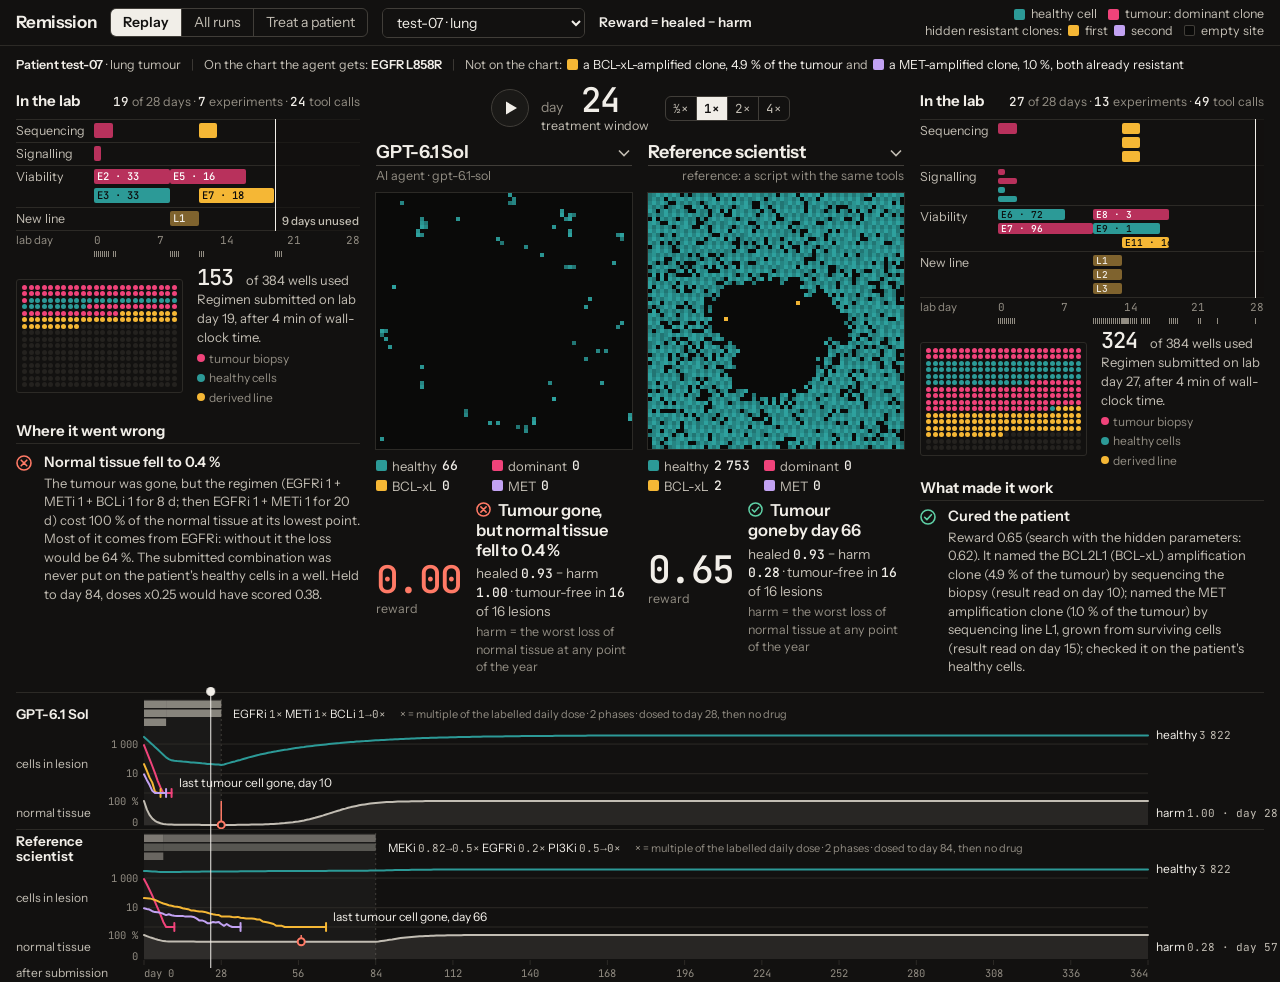
<file: viewer/index.html>
<!doctype html>
<html lang="en">
<head>
<meta charset="utf-8">
<meta name="viewport" content="width=device-width, initial-scale=1">
<title>Remission replay</title>
<meta name="description" content="Replay of Remission runs: an AI agent's lab work and regimen for one virtual patient, next to the reference scientist's, on the same tissue and the same clock. Or treat a simulated patient yourself.">
<link rel="icon" href="data:,">
<link rel="stylesheet" href="css/viewer.css">
</head>
<body>
<header class="top">
  <h1 class="brand">Remission <span>replay</span></h1>
  <nav class="views" aria-label="View">
    <button type="button" data-view="replay" aria-pressed="true">Replay</button>
    <button type="button" data-view="overview" aria-pressed="false">All runs</button>
    <button type="button" data-view="treat" aria-pressed="false">Treat a patient</button>
  </nav>
  <div class="patients" id="patients" role="group" aria-label="Patient"></div>
  <p class="rule"><b>Reward = healed − harm</b><span> · healed: healthy share of the lesion on day 364 · harm: worst loss of normal tissue</span></p>
  <ul class="legend" aria-label="Cell colours">
    <li><i class="sw sw-h"></i>healthy cell</li>
    <li><i class="sw sw-c0"></i>tumour, dominant clone</li>
    <li>hidden resistant clones:<i class="sw sw-c1"></i>first<i class="sw sw-c2"></i>second</li>
    <li><i class="sw sw-e"></i>empty site</li>
  </ul>
</header>

<main id="replay">
  <p class="patient-line" id="patient-line"></p>

  <section class="stage" aria-label="Tissue replay">
    <aside class="flank" id="flank-L" aria-label="Left run: lab work and diagnosis"></aside>

    <div class="pair">
      <div class="pair-head">
        <div class="pick" id="pick-L"></div>
        <div class="clock" aria-live="off">
          <button type="button" class="play" id="play" aria-label="Play">
            <svg viewBox="0 0 20 20" width="20" height="20" aria-hidden="true"><path class="i-play" d="M6 3.5v13l11-6.5z"/><path class="i-pause" d="M5 3.5h3.6v13H5zM11.4 3.5H15v13h-3.6z"/></svg>
          </button>
          <div class="day"><span class="day-word">day</span><span class="day-num" id="day-num">0</span><span class="day-phase" id="day-phase"></span></div>
          <div class="speed" id="speed" role="group" aria-label="Playback speed"></div>
        </div>
        <div class="pick pick-R" id="pick-R"></div>
      </div>
      <div class="dishes">
        <figure class="dish" id="dish-L">
          <div class="lattice"><canvas aria-label="Tissue lattice, left run"></canvas></div>
          <figcaption></figcaption>
        </figure>
        <figure class="dish" id="dish-R">
          <div class="lattice"><canvas aria-label="Tissue lattice, right run"></canvas></div>
          <figcaption></figcaption>
        </figure>
      </div>
    </div>

    <aside class="flank" id="flank-R" aria-label="Right run: lab work and diagnosis"></aside>
  </section>

  <section class="year" id="year" aria-label="The year after submission: drug levels, cells in the lesion, normal tissue">
    <div class="year-run" id="year-L"></div>
    <div class="year-run" id="year-R"></div>
    <div class="year-axis" id="year-axis"></div>
    <div class="year-hit" id="year-hit" role="slider" tabindex="0" aria-label="Day" aria-valuemin="0" aria-valuemax="364" aria-valuenow="0">
      <div class="hoverline" id="hoverline"></div>
      <div class="playhead" id="playhead"><i></i></div>
    </div>
  </section>
</main>

<main id="overview" hidden>
  <div class="ov-head">
    <h2>All runs</h2>
    <p>Reward per patient. Select a cell to replay that run next to the reference scientist.</p>
  </div>
  <div class="ov-ladder" id="ov-ladder"></div>
  <p class="ov-hint" id="ov-hint" hidden></p>
  <div class="ov-scroll"><table class="ov" id="ov-table"></table></div>
</main>

<main id="treat" hidden>
  <p class="t-lead"><b>Treat a simulated patient yourself.</b> <span>Set the doses, press Treat, and watch the lesion for a year.</span></p>
  <p class="t-off" id="t-off" role="status" hidden></p>

  <div class="t-grid" id="t-grid" hidden>
    <section class="t-plan" aria-label="Patient and regimen">
      <div class="t-pt">
        <div class="t-h"><h2><label for="t-patient">Patient</label></h2><span class="t-k">simulated</span></div>
        <select id="t-patient" name="patient"></select>
        <div class="t-chart" id="t-chart"></div>
      </div>
      <div class="t-reg">
        <div class="t-h"><h2>Regimen</h2><span class="t-k">daily dose, × the label dose</span></div>
        <div class="t-presets" id="t-presets" role="group" aria-label="Preset regimens"></div>
        <div class="t-phases" id="t-phases"></div>
        <div class="t-drugs" id="t-drugs" role="group" aria-label="Doses in this phase"></div>
        <div class="t-go-row">
          <button type="button" class="t-go" id="t-go">Treat</button>
          <p class="t-msg" id="t-msg" role="status" aria-live="polite"></p>
        </div>
      </div>
    </section>

    <section class="t-dish" aria-label="One copy of the lesion over a year">
      <div class="t-clock">
        <button type="button" class="play" id="t-play" aria-label="Play" disabled>
          <svg viewBox="0 0 20 20" width="20" height="20" aria-hidden="true"><path class="i-play" d="M6 3.5v13l11-6.5z"/><path class="i-pause" d="M5 3.5h3.6v13H5zM11.4 3.5H15v13h-3.6z"/></svg>
        </button>
        <div class="day"><span class="day-word">day</span><span class="day-num" id="t-day">0</span><span class="day-phase" id="t-phase">before treatment</span></div>
        <div class="speed" id="t-speed" role="group" aria-label="Playback speed"></div>
      </div>
      <div class="lattice t-lattice"><canvas id="t-canvas" aria-label="Tissue lattice: one copy of the lesion"></canvas></div>
      <div class="counts t-counts" id="t-counts"></div>
      <div class="t-outcome" id="t-outcome" aria-live="polite"></div>
    </section>

    <section class="year t-year" id="t-year" aria-label="The year from the first dose: drug levels, cells in the lesion, normal tissue">
      <div class="year-run" id="t-year-run"></div>
      <div class="year-axis" id="t-year-axis"></div>
      <div class="year-hit" id="t-year-hit" role="slider" tabindex="0" aria-label="Day" aria-valuemin="0" aria-valuemax="364" aria-valuenow="0">
        <div class="t-veil" id="t-veil"></div>
        <div class="hoverline" id="t-hoverline"></div>
        <div class="playhead" id="t-playhead"><i></i></div>
      </div>
    </section>

    <section class="t-side" aria-label="What was hiding, and your attempts">
      <div class="t-hiding" id="t-hiding"></div>
      <div class="t-att" id="t-att"></div>
    </section>
  </div>
</main>

<div class="pop" id="pop" hidden></div>
<div class="tip" id="tip" hidden></div>
<p class="fatal" id="fatal" hidden></p>

<script src="js/inflate.js"></script>
<script src="data/index.js"></script>
<script src="js/treat.js"></script>
<script src="js/app.js"></script>
</body>
</html>
</file>
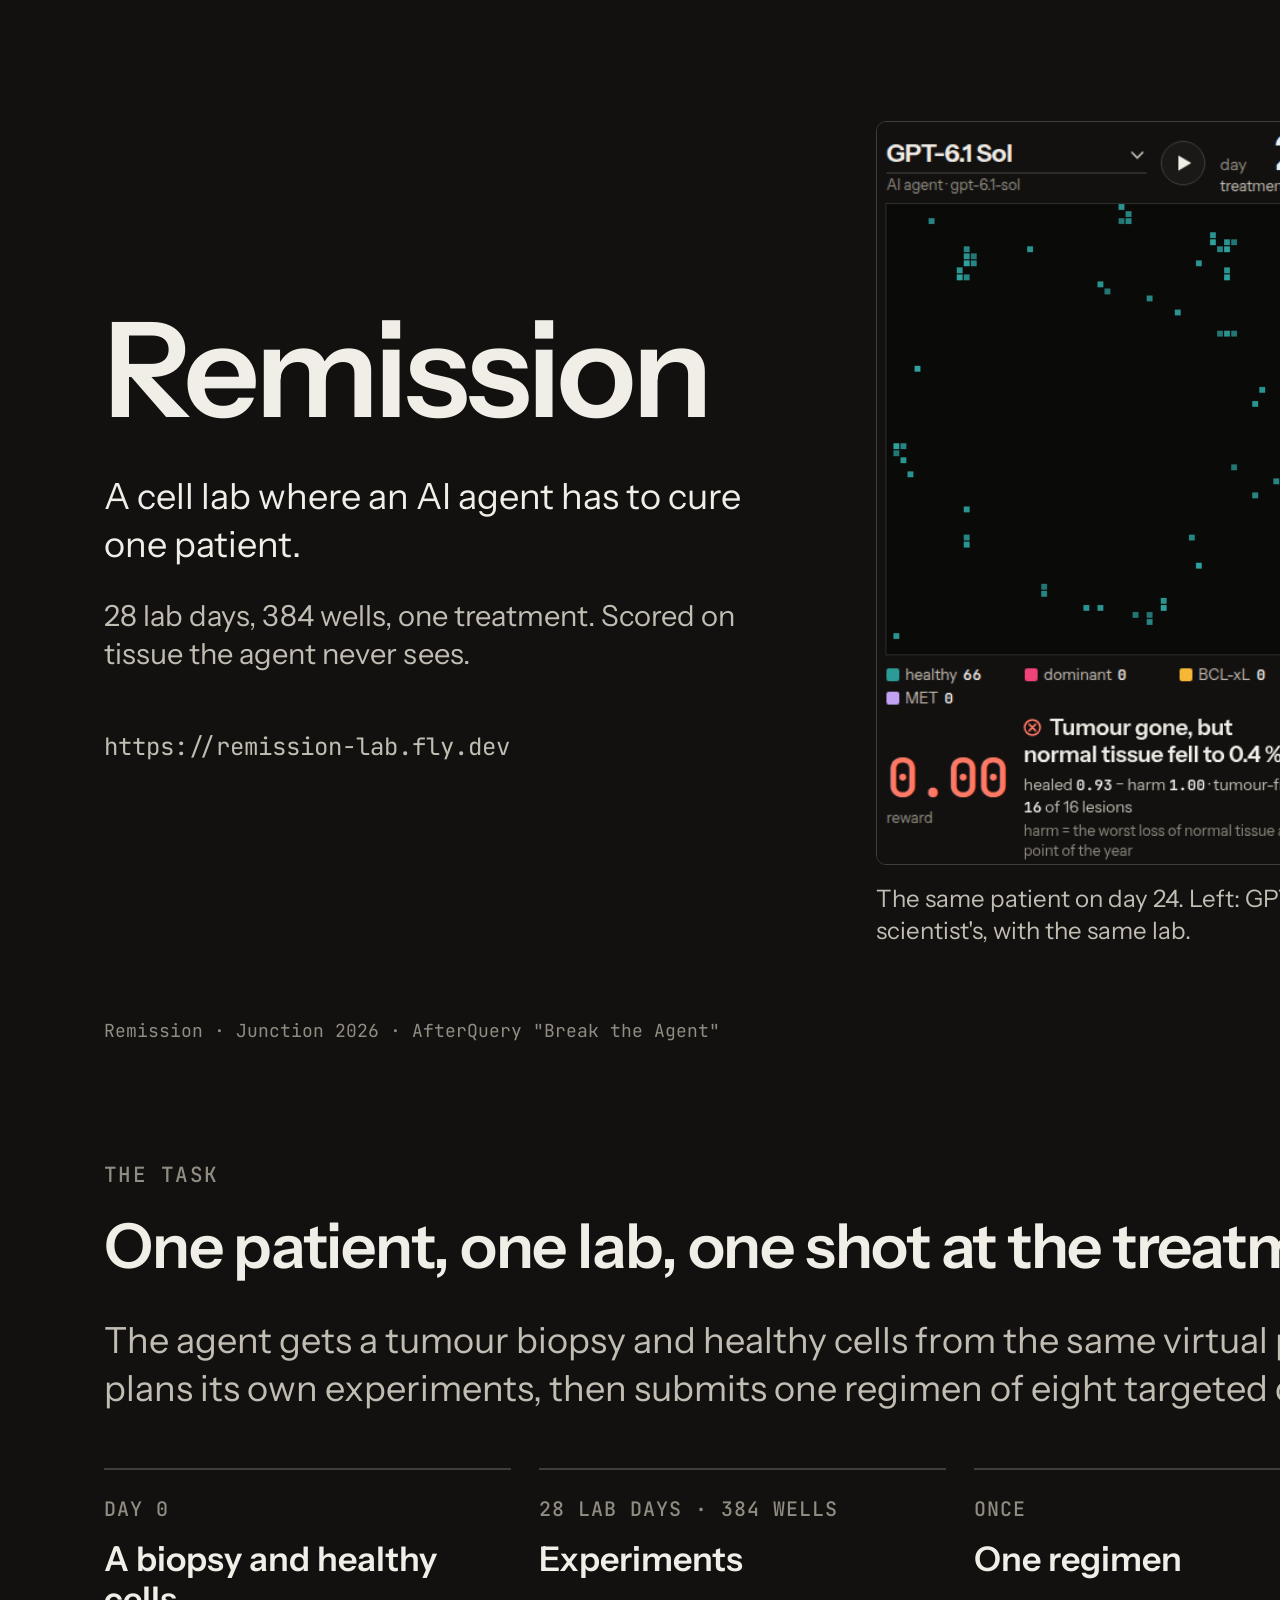
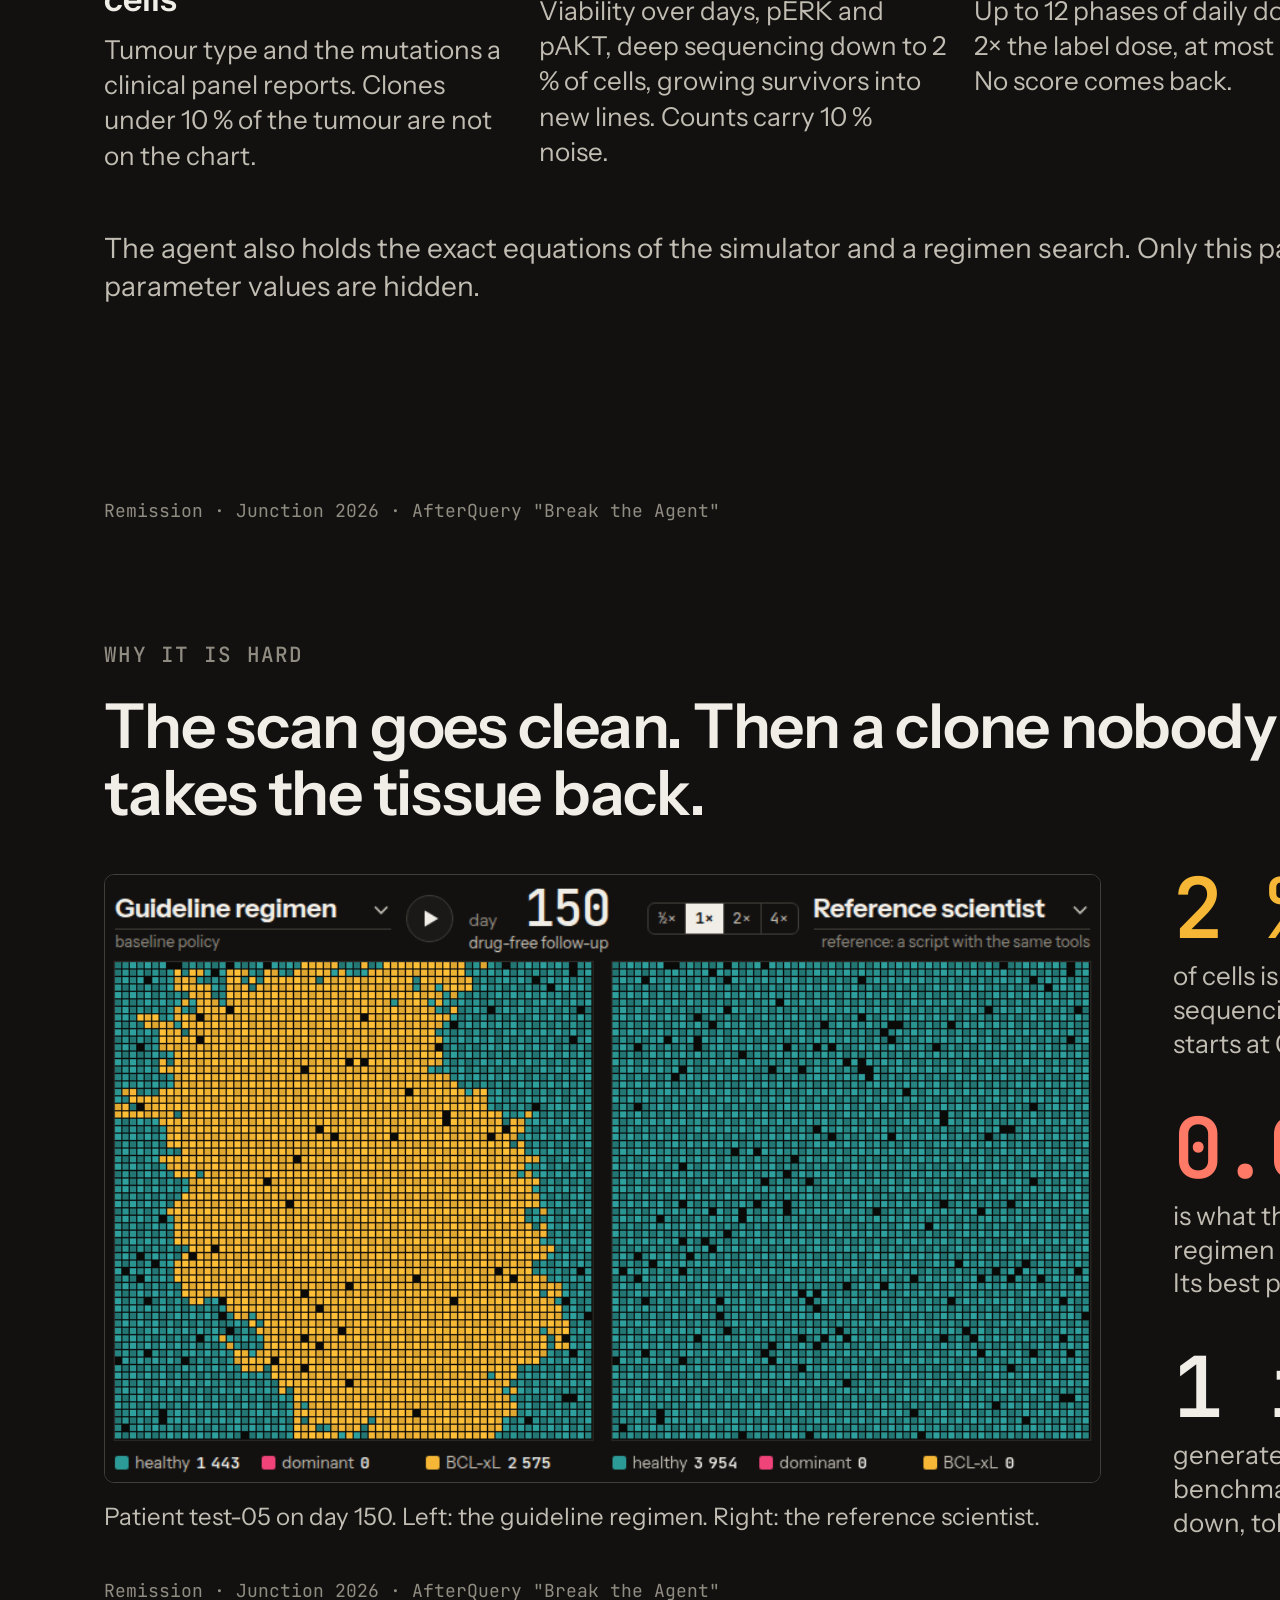
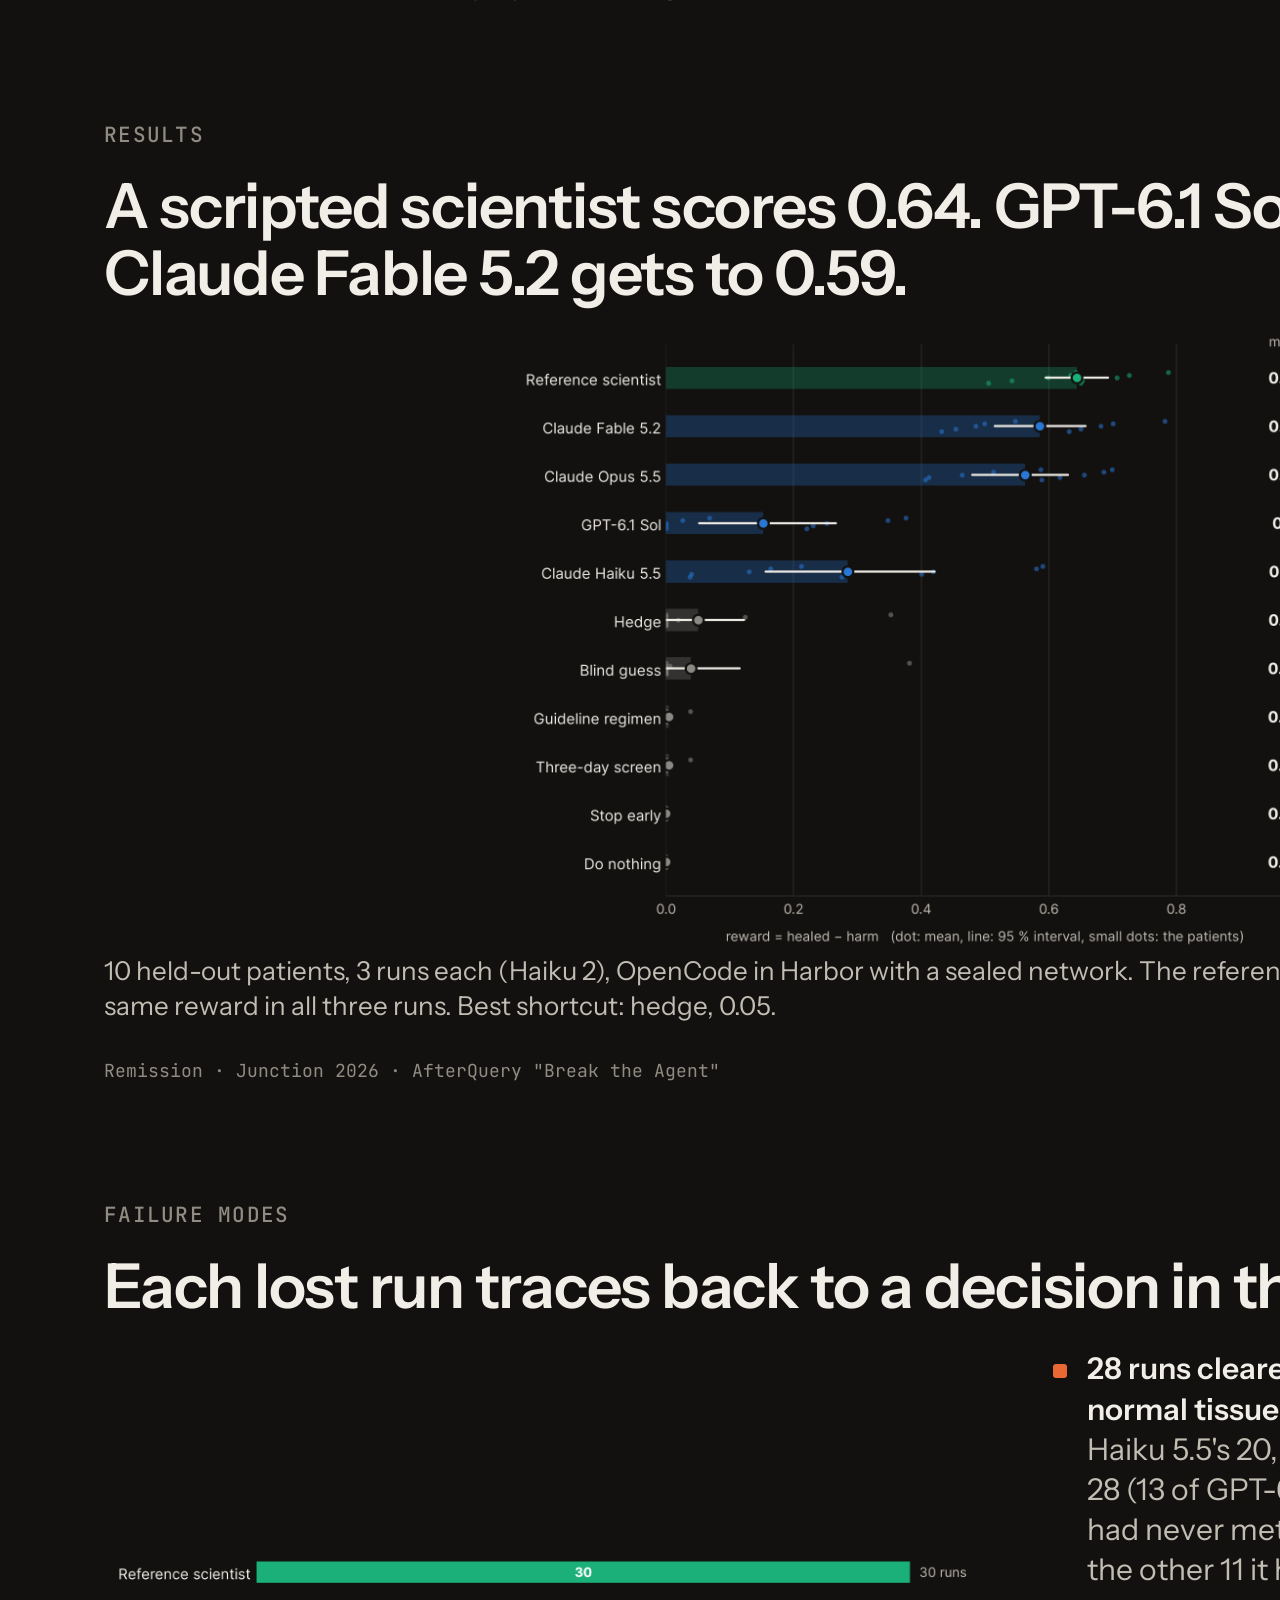
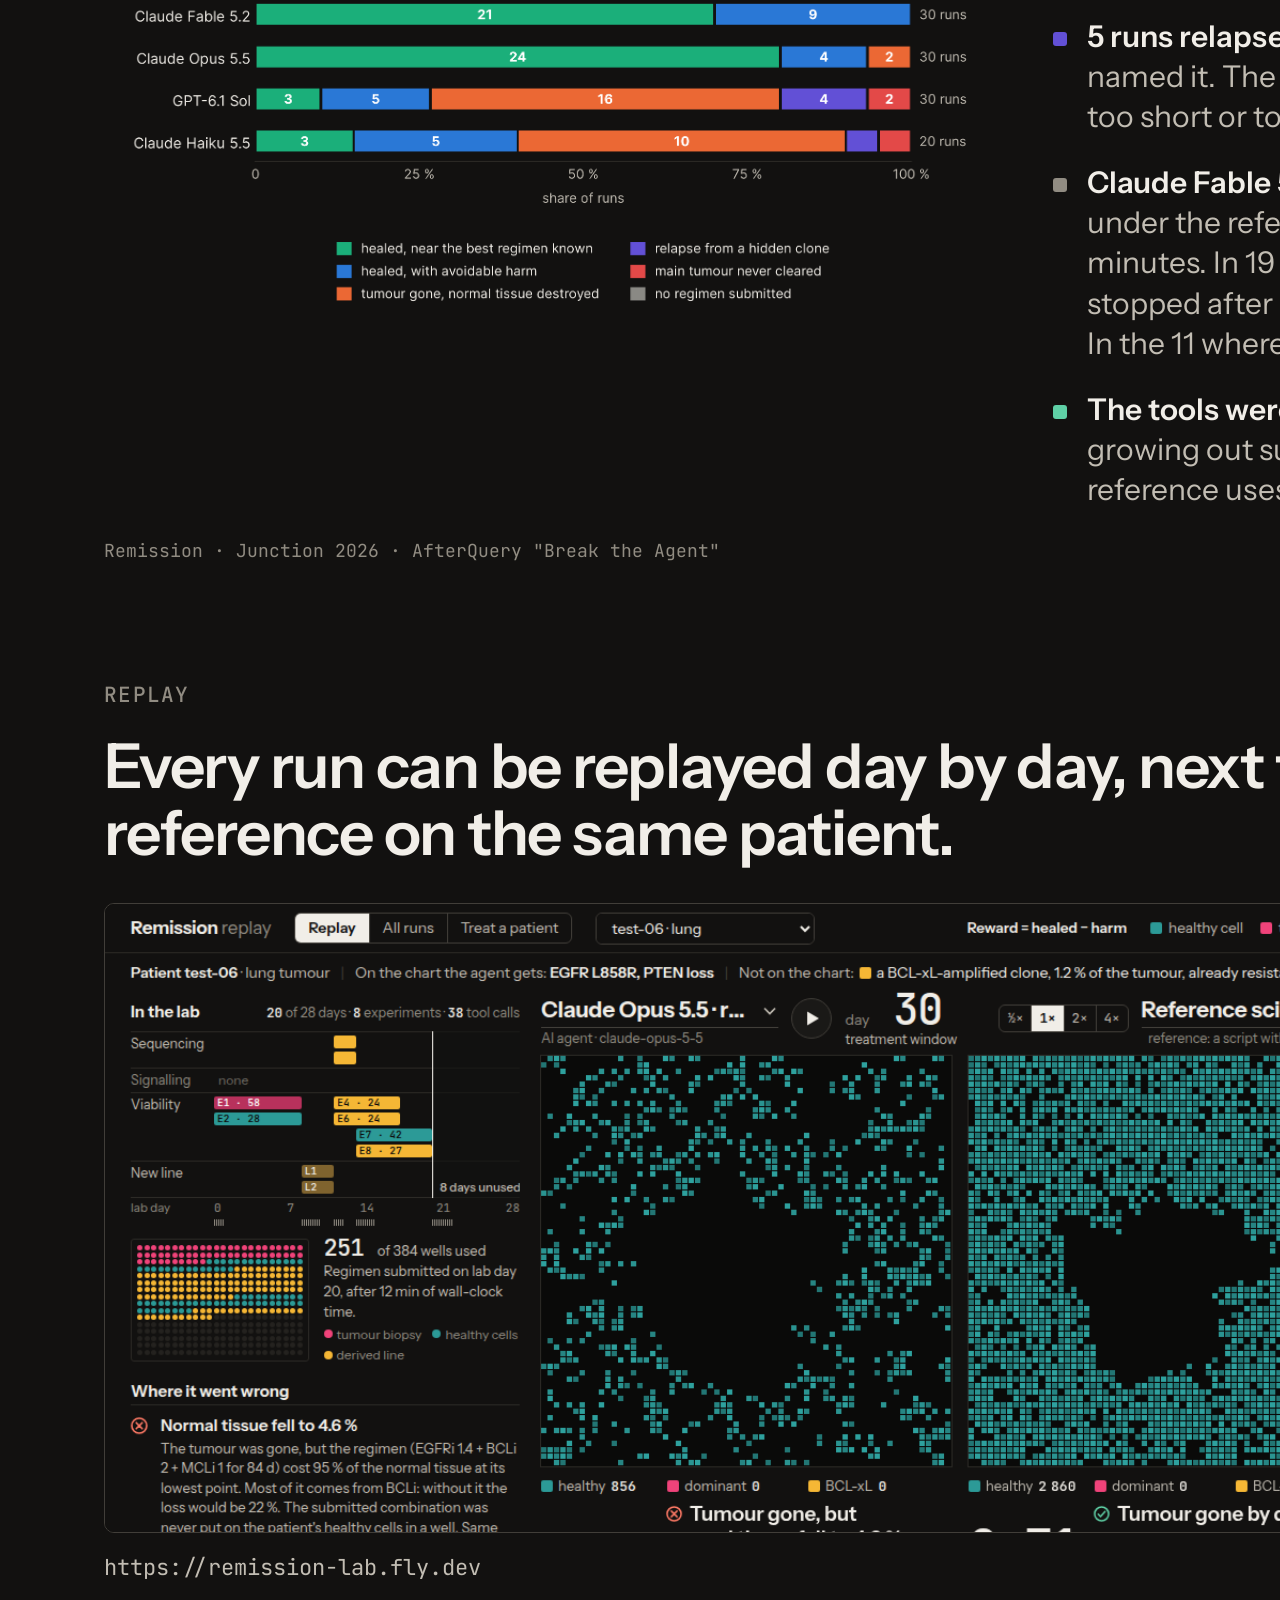
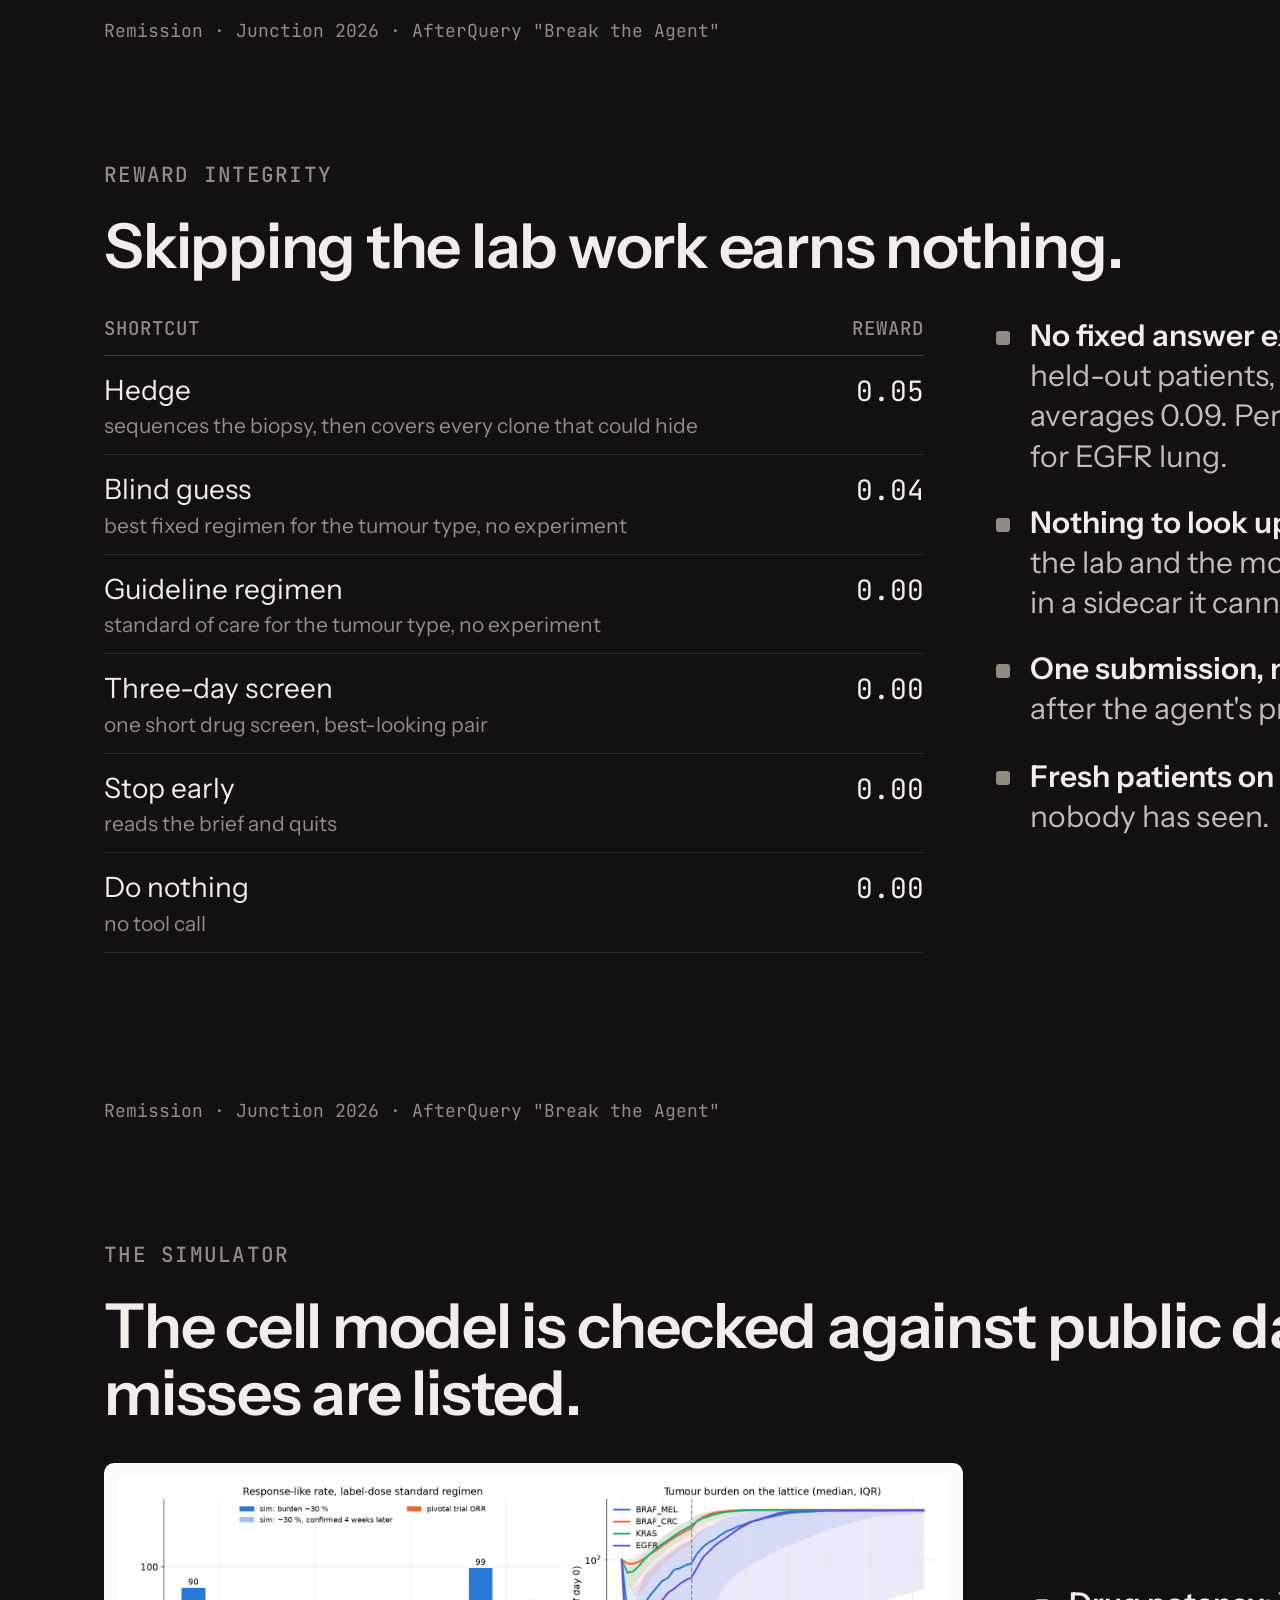
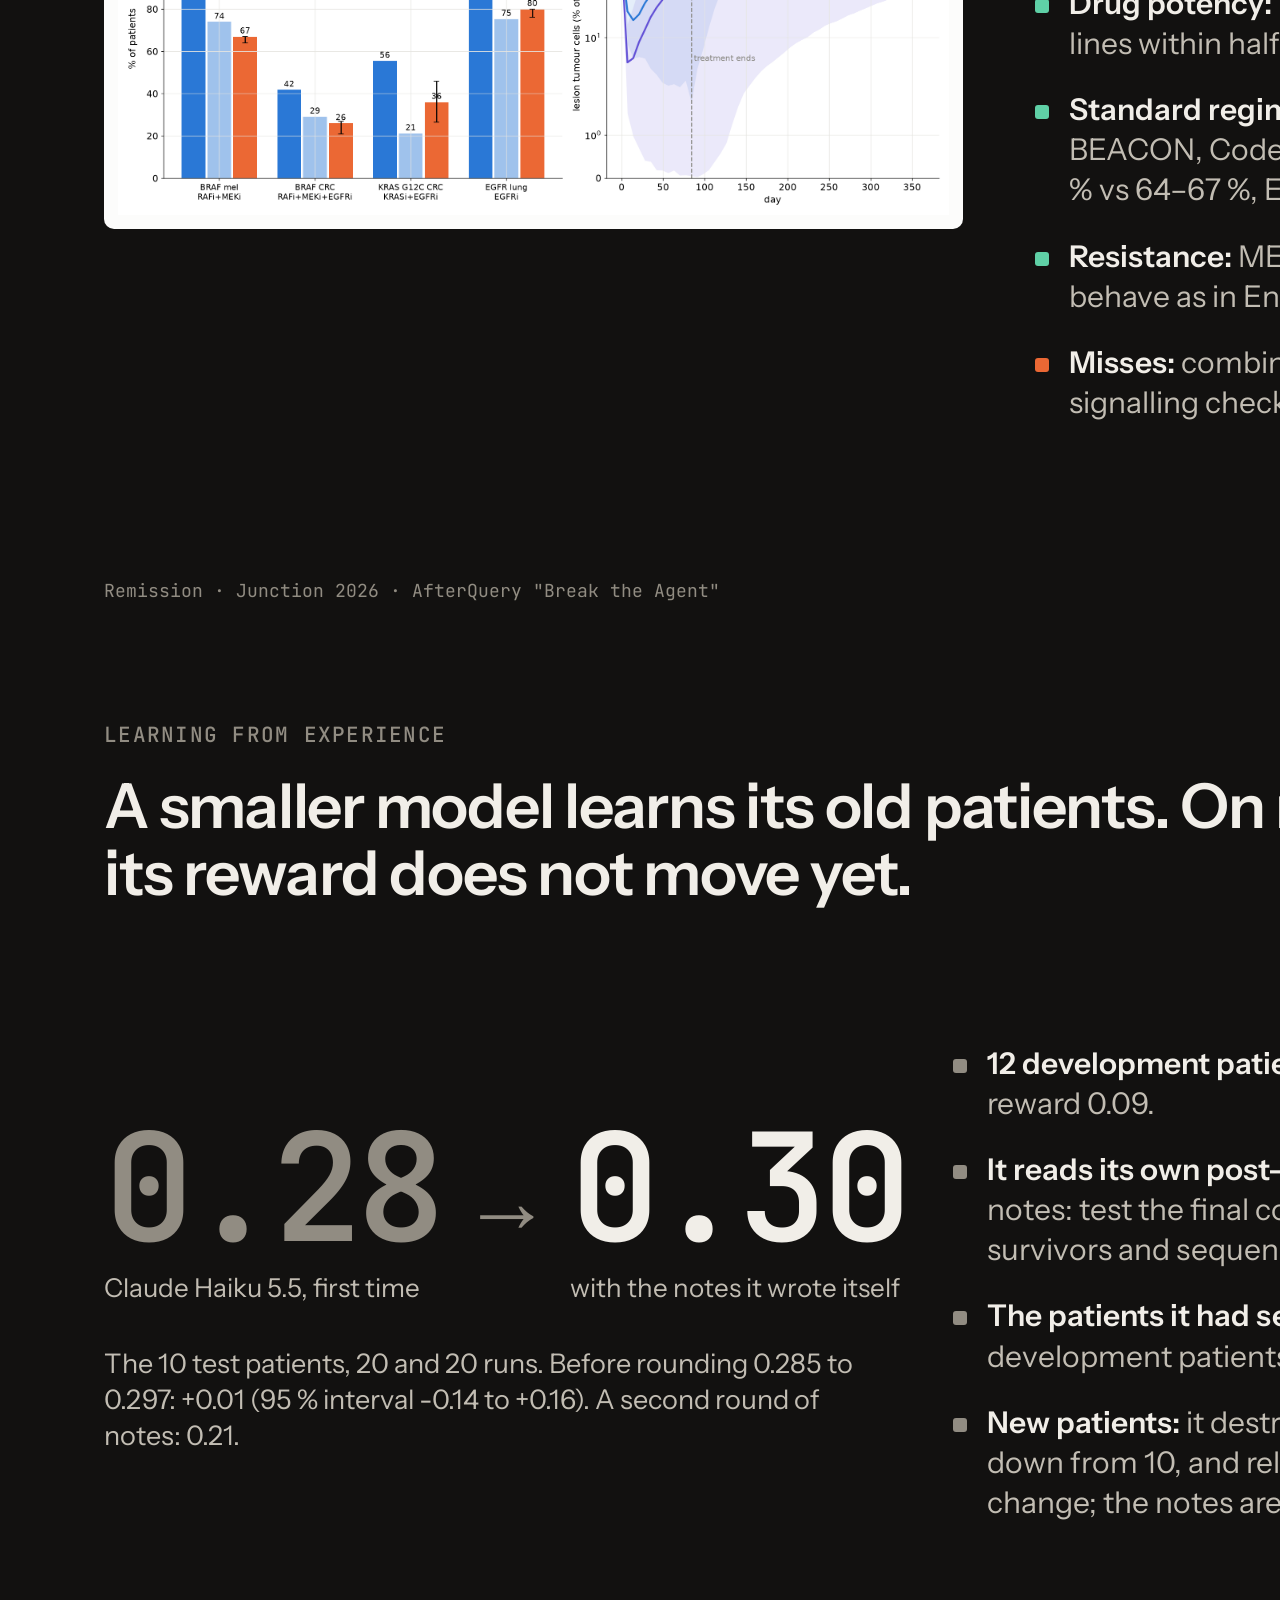
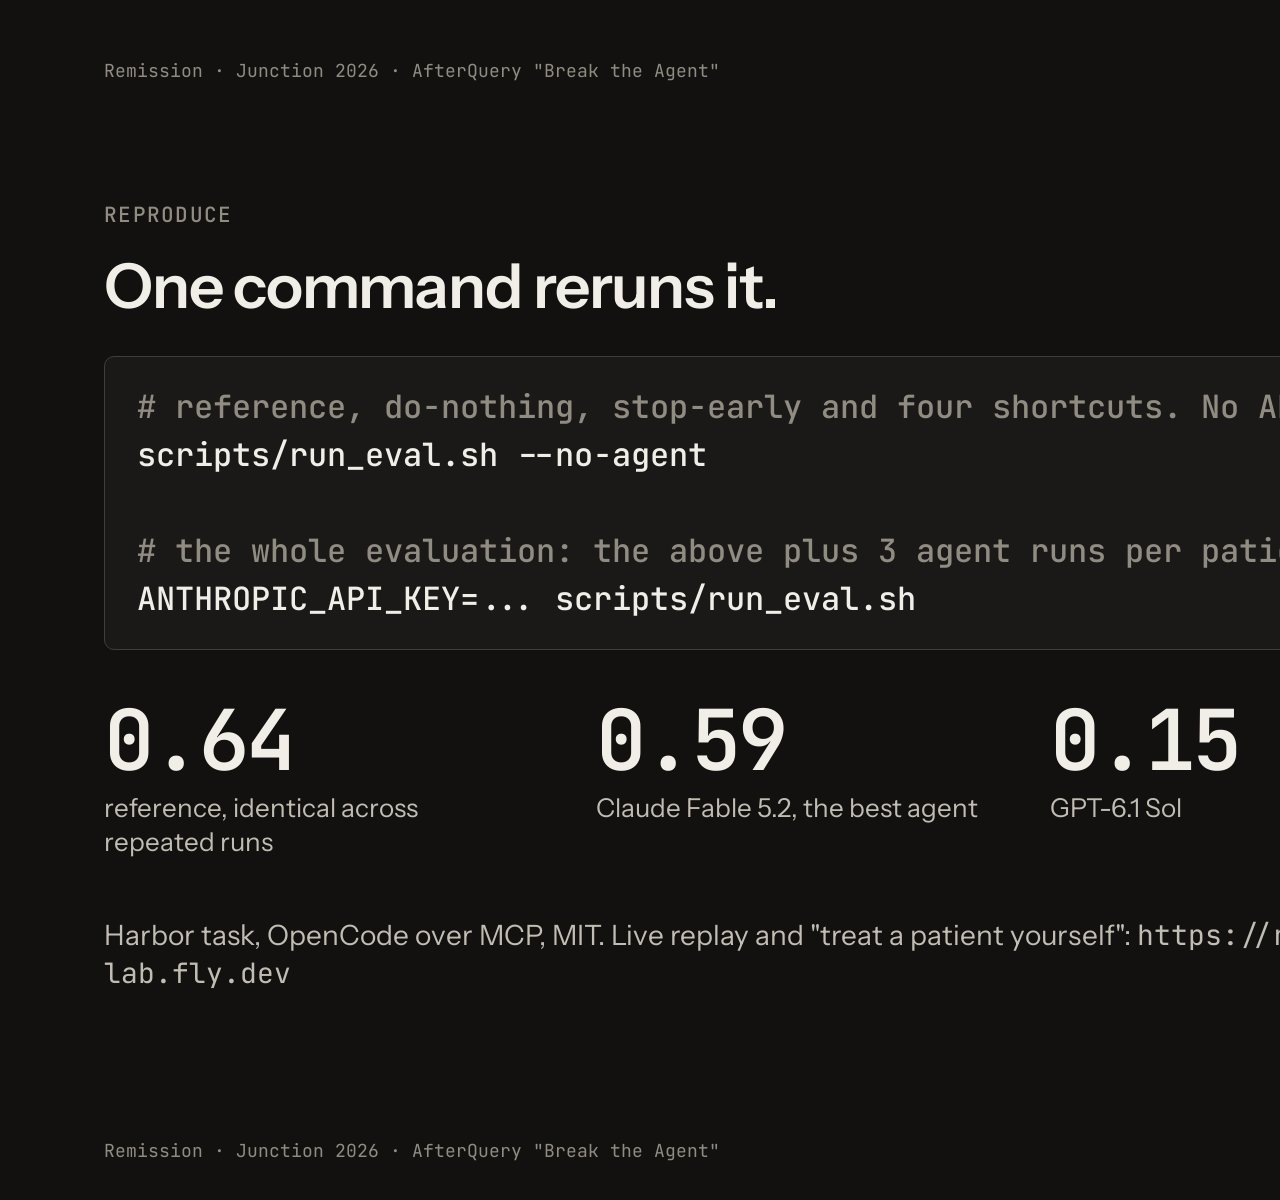
<file: deck/deck.html>
<!doctype html><html lang="en"><head><meta charset="utf-8"><title>Remission</title><style>
@font-face { font-family: "Instrument Sans"; src: url("../viewer/vendor/fonts/instrument-sans-latin-wght-normal.woff2") format("woff2"); font-weight: 400 700; }
@font-face { font-family: "JetBrains Mono"; src: url("../viewer/vendor/fonts/jetbrains-mono-latin-wght-normal.woff2") format("woff2"); font-weight: 300 700; }
@page { size: 1920px 1080px; margin: 0; }
:root { --bg:#121110; --panel:#1a1917; --line:#2c2a26; --line-2:#413e39; --ink:#f1eee8; --ink-2:#c2bdb3; --ink-3:#918c82;
  --healthy:#2c9a97; --tumour:#f0437a; --clone:#f5b735; --bad:#ff7a66; --good:#5fd0a6;
  --sans:"Instrument Sans","Helvetica Neue",Arial,sans-serif; --mono:"JetBrains Mono",ui-monospace,Menlo,monospace; }
* { box-sizing: border-box; }
html, body { margin: 0; background: var(--bg); color: var(--ink); font: 400 30px/1.4 var(--sans); -webkit-font-smoothing: antialiased; }
.slide { width: 1920px; height: 1080px; padding: 84px 104px 96px; position: relative; overflow: hidden; break-after: page;
  display: flex; flex-direction: column; background: var(--bg); }
.kicker { font: 500 21px/1 var(--mono); color: var(--ink-3); letter-spacing: .06em; text-transform: uppercase; margin-bottom: 28px; }
h1 { font: 600 132px/1 var(--sans); letter-spacing: -.03em; margin: 0; }
h2 { font: 600 62px/1.08 var(--sans); letter-spacing: -.02em; margin: 0 0 36px; max-width: 1560px; }
p { margin: 0; }
.lead { font-size: 36px; line-height: 1.34; color: var(--ink-2); max-width: 1380px; }
.num, .mono { font-family: var(--mono); font-variant-numeric: tabular-nums; }
.foot { position: absolute; left: 104px; right: 104px; bottom: 40px; display: flex; justify-content: space-between;
  font: 400 18px/1 var(--mono); color: var(--ink-3); }
.cols { display: flex; gap: 72px; flex: 1; min-height: 0; }
.col { flex: 1; min-width: 0; display: flex; flex-direction: column; }
img { display: block; max-width: 100%; }
.shot { border: 1px solid var(--line-2); border-radius: 10px; overflow: hidden; background: #0a0a09; }
.shot img { width: 100%; height: 100%; object-fit: cover; object-position: top left; }
.missing { display: flex; align-items: center; justify-content: center; color: var(--bad); font: 400 22px var(--mono); height: 100%; }
.steps { display: grid; grid-template-columns: repeat(4, 1fr); gap: 28px; margin-top: 56px; }
.step { border-top: 2px solid var(--line-2); padding-top: 26px; }
.step b { display: block; font: 600 34px/1.15 var(--sans); margin-bottom: 14px; }
.step span { color: var(--ink-2); font-size: 26px; line-height: 1.36; display: block; }
.step i { font: 500 20px var(--mono); color: var(--ink-3); font-style: normal; display: block; margin-bottom: 18px; letter-spacing: .05em; }
.big { font: 600 150px/1 var(--mono); letter-spacing: -.04em; }
.stat { display: flex; flex-direction: column; gap: 10px; }
.stat .v { font: 600 84px/1 var(--mono); letter-spacing: -.03em; }
.stat .l { color: var(--ink-2); font-size: 26px; line-height: 1.3; max-width: 420px; }
.stats { display: flex; gap: 72px; margin-top: 48px; }
.good { color: var(--good); } .bad { color: var(--bad); } .clone { color: var(--clone); } .dim { color: var(--ink-3); }
ul.points { list-style: none; margin: 0; padding: 0; display: flex; flex-direction: column; gap: 26px; }
ul.points li { padding-left: 34px; position: relative; font-size: 30px; line-height: 1.34; color: var(--ink-2); }
ul.points li::before { content: ""; position: absolute; left: 0; top: 15px; width: 14px; height: 14px; border-radius: 3px; background: var(--ink-3); }
ul.points li.t::before { background: #eb6834; } ul.points li.c::before { background: #6250d6; } ul.points li.g::before { background: var(--good); }
ul.points li b { color: var(--ink); font-weight: 600; }
table { border-collapse: collapse; width: 100%; font-size: 28px; }
th { text-align: left; font: 500 19px var(--mono); color: var(--ink-3); letter-spacing: .05em; text-transform: uppercase; padding: 0 20px 14px 0; border-bottom: 1px solid var(--line-2); }
td { padding: 15px 20px 15px 0; border-bottom: 1px solid var(--line); vertical-align: top; }
td.n, th.n { text-align: right; font-family: var(--mono); padding-right: 0; }
td small { display: block; color: var(--ink-3); font-size: 21px; line-height: 1.3; margin-top: 2px; }
.cmd { font: 500 32px/1.5 var(--mono); background: var(--panel); border: 1px solid var(--line-2); border-radius: 10px; padding: 26px 32px; white-space: pre; }
.cmd .c { color: var(--ink-3); }
.fig { background: var(--bg); }
.fig img { width: 100%; }
.legend { display: flex; gap: 34px; font-size: 22px; color: var(--ink-2); margin-top: 18px; }
.legend span::before { content: ""; display: inline-block; width: 14px; height: 14px; border-radius: 2px; margin-right: 10px; background: var(--k); }
</style></head><body><section class="slide">
<div style="display:flex;gap:72px;flex:1;min-height:0">
  <div style="width:700px;display:flex;flex-direction:column;justify-content:center">
    <h1>Remission</h1>
    <p class="lead" style="margin-top:36px;color:var(--ink)">A cell lab where an AI agent has to cure one patient.</p>
    <p class="lead" style="margin-top:28px;font-size:29px">28 lab days, 384 wells, one treatment. Scored on tissue the agent never sees.</p>
    <p class="mono" style="margin-top:56px;font-size:24px;color:var(--ink-2)">https://remission-lab.fly.dev</p>
  </div>
  <div style="flex:1;display:flex;flex-direction:column;justify-content:center">
    <div class="shot"><img class="" style="height:auto;object-fit:contain" src="../deck/img/hero.png" alt=""></div>
    <p class="lead" style="font-size:24px;margin-top:18px">The same patient on day 24. Left: GPT-6.1 Sol's treatment. Right: the reference scientist's, with the same lab.</p>
  </div>
</div><div class="foot"><span>Remission · Junction 2026 · AfterQuery "Break the Agent"</span><span>1 / 10</span></div></section><section class="slide"><div class="kicker">The task</div>
<h2>One patient, one lab, one shot at the treatment.</h2>
<p class="lead">The agent gets a tumour biopsy and healthy cells from the same virtual patient. It plans its own experiments, then submits one regimen of eight targeted drugs.</p>
<div class="steps">
  <div class="step"><i>DAY 0</i><b>A biopsy and healthy cells</b><span>Tumour type and the mutations a clinical panel reports. Clones under 10 % of the tumour are not on the chart.</span></div>
  <div class="step"><i>28 LAB DAYS · 384 WELLS</i><b>Experiments</b><span>Viability over days, pERK and pAKT, deep sequencing down to 2 % of cells, growing survivors into new lines. Counts carry 10 % noise.</span></div>
  <div class="step"><i>ONCE</i><b>One regimen</b><span>Up to 12 phases of daily doses, 0 to 2× the label dose, at most 84 days. No score comes back.</span></div>
  <div class="step"><i>DAY 364</i><b>Reward = healed − harm</b><span>The patient's tissue a year later: the share that is healthy, minus the worst loss of normal tissue to the drugs.</span></div>
</div>
<p class="lead" style="margin-top:56px;font-size:28px">The agent also holds the exact equations of the simulator and a regimen search. Only this patient's parameter values are hidden.</p><div class="foot"><span>Remission · Junction 2026 · AfterQuery "Break the Agent"</span><span>2 / 10</span></div></section><section class="slide"><div class="kicker">Why it is hard</div>
<h2>The scan goes clean. Then a clone nobody sequenced takes the tissue back.</h2>
<div class="cols">
  <div style="flex:1.55;display:flex;flex-direction:column;justify-content:center">
    <div class="shot"><img class="" style="height:auto;object-fit:contain" src="../deck/img/relapse.png" alt=""></div>
    <p class="lead" style="font-size:24px;margin-top:18px">Patient test-05 on day 150. Left: the guideline regimen. Right: the reference scientist.</p>
  </div>
  <div class="col" style="justify-content:center;gap:44px;flex:1">
    <div class="stat"><span class="v clone">2 %</span><span class="l">of cells is the detection limit of sequencing. The resistant clone starts at 0.5 to 1.3 %.</span></div>
    <div class="stat"><span class="v bad">0.00</span><span class="l">is what the standard-of-care regimen scores on the 10 patients. Its best patient: 0.04.</span></div>
    <div class="stat"><span class="v">1 in 400</span><span class="l">generated patients enters the benchmark. Six rules, written down, told to the agent.</span></div>
  </div>
</div><div class="foot"><span>Remission · Junction 2026 · AfterQuery "Break the Agent"</span><span>3 / 10</span></div></section><section class="slide"><div class="kicker">Results</div>
<h2>A scripted scientist scores 0.64. GPT-6.1 Sol scores 0.15. Claude Fable 5.2 gets to 0.59.</h2>
<div class="fig" style="flex:1;min-height:0;display:flex;align-items:center"><img class="" style="max-height:640px;width:auto;margin:0 auto" src="../docs/img/results_ladder_dark.png" alt=""></div>
<p class="lead" style="font-size:26px;margin-top:20px">10 held-out patients, 3 runs each (Haiku 2), OpenCode in Harbor with a sealed network. The reference gave the same reward in all three runs. Best shortcut: hedge, 0.05.</p><div class="foot"><span>Remission · Junction 2026 · AfterQuery "Break the Agent"</span><span>4 / 10</span></div></section><section class="slide"><div class="kicker">Failure modes</div>
<h2>Each lost run traces back to a decision in the lab.</h2>
<div class="cols">
  <div class="col" style="flex:1.15;justify-content:center"><div class="fig"><img class="" style="" src="../docs/img/results_outcomes_dark.png" alt=""></div></div>
  <div class="col" style="justify-content:center">
    <ul class="points">
      <li class="t"><b>28 runs cleared the tumour and destroyed the normal tissue:</b> 16 of GPT-6.1 Sol's 30, 10 of Claude Haiku 5.5's 20, 2 of Claude Opus 5.5's 30. In 17 of the 28 (13 of GPT-6.1 Sol's 16) the submitted combination had never met the patient's healthy cells in a well. In the other 11 it had and was submitted anyway.</li>
      <li class="c"><b>5 runs relapsed from the hidden clone.</b> 2 never named it. The others named it and still gave a course too short or too weak to kill it.</li>
      <li><b>Claude Fable 5.2 heals all 30 runs</b> and still ends 0.06 under the reference. The lab shows no session minutes. In 19 runs it never checked the time and stopped after 8 to 13 of the 60 minutes: 0.09 under. In the 11 where it looked: 0.01 under.</li>
      <li class="g"><b>The tools were there.</b> Healthy cells, long cultures, growing out survivors, sequencing them. The reference uses nothing else.</li>
    </ul>
  </div>
</div><div class="foot"><span>Remission · Junction 2026 · AfterQuery "Break the Agent"</span><span>5 / 10</span></div></section><section class="slide"><div class="kicker">Replay</div>
<h2>Every run can be replayed day by day, next to the reference on the same patient.</h2>
<div class="shot" style="flex:1;min-height:0"><img class="" style="" src="../deck/img/replay.png" alt=""></div>
<p class="mono" style="font-size:22px;color:var(--ink-2);margin-top:20px">https://remission-lab.fly.dev</p><div class="foot"><span>Remission · Junction 2026 · AfterQuery "Break the Agent"</span><span>6 / 10</span></div></section><section class="slide"><div class="kicker">Reward integrity</div>
<h2>Skipping the lab work earns nothing.</h2>
<div class="cols">
  <div class="col"><table><tr><th>Shortcut</th><th class="n">Reward</th></tr><tr><td>Hedge<small>sequences the biopsy, then covers every clone that could hide</small></td><td class="n">0.05</td></tr><tr><td>Blind guess<small>best fixed regimen for the tumour type, no experiment</small></td><td class="n">0.04</td></tr><tr><td>Guideline regimen<small>standard of care for the tumour type, no experiment</small></td><td class="n">0.00</td></tr><tr><td>Three-day screen<small>one short drug screen, best-looking pair</small></td><td class="n">0.00</td></tr><tr><td>Stop early<small>reads the brief and quits</small></td><td class="n">0.00</td></tr><tr><td>Do nothing<small>no tool call</small></td><td class="n">0.00</td></tr></table></div>
  <div class="col" style="justify-content:flex-start">
    <ul class="points">
      <li><b>No fixed answer exists.</b> The best single regimen for all 36 held-out patients, chosen with their hidden parameters, averages 0.09. Per tumour type: 0.14 for melanoma, 0.14 for EGFR lung.</li>
      <li><b>Nothing to look up.</b> The agent's network is cut down to the lab and the model. Seed, parameters and scoring live in a sidecar it cannot read.</li>
      <li><b>One submission, no score back.</b> The verifier runs as root after the agent's processes are killed.</li>
      <li><b>Fresh patients on demand.</b> <span class="mono">--fresh N</span> draws patients nobody has seen.</li>
    </ul>
  </div>
</div><div class="foot"><span>Remission · Junction 2026 · AfterQuery "Break the Agent"</span><span>7 / 10</span></div></section><section class="slide"><div class="kicker">The simulator</div>
<h2>The cell model is checked against public data, and the misses are listed.</h2>
<div class="cols">
  <div class="col" style="flex:1.1"><div class="fig" style="background:#fcfcfb;border-radius:10px;padding:14px"><img class="" style="" src="../docs/img/val_clinical_orr.png" alt=""></div></div>
  <div class="col" style="justify-content:center">
    <ul class="points">
      <li class="g"><b>Drug potency:</b> 7 of 14 comparisons with GDSC2 cell lines within half a log10.</li>
      <li class="g"><b>Standard regimens:</b> response rates next to COMBI-d, BEACON, CodeBreaK 300 and FLAURA. Melanoma 74 % vs 64–67 %, EGFR lung 75 % vs 76–80 %.</li>
      <li class="g"><b>Resistance:</b> MET bypass and minor-clone outgrowth behave as in Engelman 2007 and Misale 2012.</li>
      <li class="t"><b>Misses:</b> combinations are 19–47 points too toxic; three signalling checks fail. All in docs/MODEL.md.</li>
    </ul>
  </div>
</div><div class="foot"><span>Remission · Junction 2026 · AfterQuery "Break the Agent"</span><span>8 / 10</span></div></section><section class="slide"><div class="kicker">Learning from experience</div>
<h2>A smaller model learns its old patients. On new patients its reward does not move yet.</h2>
<div class="cols">
  <div class="col" style="justify-content:center;gap:40px;flex:.9">
    <div style="display:flex;align-items:baseline;gap:40px">
      <div class="stat"><span class="big dim">0.28</span><span class="l">Claude Haiku 5.5, first time</span></div>
      <div class="big dim" style="font-size:90px">→</div>
      <div class="stat"><span class="big">0.30</span><span class="l">with the notes it wrote itself</span></div>
    </div>
    <p class="lead" style="font-size:27px">The 10 test patients, 20 and 20 runs. Before rounding 0.285 to 0.297: +0.01 (95 % interval -0.14 to +0.16). A second round of notes: 0.21.</p>
  </div>
  <div class="col" style="justify-content:center">
    <ul class="points">
      <li><b>12 development patients.</b> Haiku treats each once. Mean reward 0.09.</li>
      <li><b>It reads its own post-mortems</b> and writes 462 words of notes: test the final combination on healthy cells, grow out survivors and sequence them, hold a low dose long.</li>
      <li><b>The patients it had seen:</b> with the notes, the same 12 development patients go from 0.09 to 0.34.</li>
      <li><b>New patients:</b> it destroys the normal tissue in 6 of 20 runs, down from 10, and relapses in 4, up from 1. No weights change; the notes are appended to the task text.</li>
    </ul>
  </div>
</div><div class="foot"><span>Remission · Junction 2026 · AfterQuery "Break the Agent"</span><span>9 / 10</span></div></section><section class="slide"><div class="kicker">Reproduce</div>
<h2>One command reruns it.</h2>
<div class="cmd"><span class="c"># reference, do-nothing, stop-early and four shortcuts. No API key.</span>
scripts/run_eval.sh --no-agent

<span class="c"># the whole evaluation: the above plus 3 agent runs per patient</span>
ANTHROPIC_API_KEY=... scripts/run_eval.sh</div>
<div class="stats">
  <div class="stat"><span class="v">0.64</span><span class="l">reference, identical across repeated runs</span></div>
  <div class="stat"><span class="v">0.59</span><span class="l">Claude Fable 5.2, the best agent</span></div>
  <div class="stat"><span class="v">0.15</span><span class="l">GPT-6.1 Sol</span></div>
  <div class="stat"><span class="v">0.00</span><span class="l">doing nothing, stopping early</span></div>
</div>
<p class="lead" style="margin-top:56px;font-size:28px">Harbor task, OpenCode over MCP, MIT. Live replay and "treat a patient yourself": <span class="mono">https://remission-lab.fly.dev</span></p><div class="foot"><span>Remission · Junction 2026 · AfterQuery "Break the Agent"</span><span>10 / 10</span></div></section></body></html>
</file>
<file: viewer/css/viewer.css>
/* Remission replay viewer. One dark instrument surface; colour is reserved for cells. */
@font-face {
  font-family: "Instrument Sans";
  src: url("../vendor/fonts/instrument-sans-latin-wght-normal.woff2") format("woff2");
  font-weight: 400 700;
  font-display: swap;
}
@font-face {
  font-family: "JetBrains Mono";
  src: url("../vendor/fonts/jetbrains-mono-latin-wght-normal.woff2") format("woff2");
  font-weight: 300 700;
  font-display: swap;
}

:root {
  --bg: #121110;
  --panel: #1a1917;
  --raise: #24221f;
  --line: #2c2a26;
  --line-2: #413e39;
  --ink: #f1eee8;
  --ink-2: #c2bdb3;
  --ink-3: #918c82;
  --empty: #0a0a09;
  --healthy: #2c9a97;
  --c0: #f0437a;
  --c1: #f5b735;
  --c2: #c2a2f2;
  --bad: #ff7a66;
  --good: #5fd0a6;
  --lat: 512px;
  --flank: 396px;
  --gl: 148px;   /* year band: left gutter */
  --gr: 132px;   /* year band: right gutter */
  --sans: "Instrument Sans", "Helvetica Neue", Arial, sans-serif;
  --mono: "JetBrains Mono", ui-monospace, "SF Mono", Menlo, monospace;
  color-scheme: dark;
}

* { box-sizing: border-box; }
html { background: var(--bg); }
body {
  margin: 0;
  background: var(--bg);
  color: var(--ink);
  font: 400 14px/1.4 var(--sans);
  -webkit-font-smoothing: antialiased;
  text-rendering: optimizeLegibility;
}
html { -webkit-text-size-adjust: 100%; text-size-adjust: 100%; }
::selection { background: #5a554c; color: var(--ink); }
:focus-visible { outline: 2px solid var(--ink); outline-offset: 2px; border-radius: 2px; }
button, select { font: inherit; color: inherit; }
h1, h2, h3, p, ul, figure { margin: 0; padding: 0; }
ul { list-style: none; }
.num, .mono { font-family: var(--mono); font-variant-numeric: tabular-nums; }
* { scrollbar-width: thin; scrollbar-color: var(--line-2) transparent; }

/* ------------------------------------------------------------------ top bar */
.top {
  display: flex; align-items: center; gap: 22px;
  height: 46px; padding: 0 24px;
  border-bottom: 1px solid var(--line);
  white-space: nowrap; overflow: hidden;
}
.brand, .views, .patients { flex: none; }
.brand { font-size: 17px; font-weight: 650; letter-spacing: -0.01em; }
.brand span { font-weight: 400; color: var(--ink-3); }
.views, .patients, .speed { display: flex; border: 1px solid var(--line-2); border-radius: 6px; overflow: hidden; }
.views button, .patients button, .speed button {
  background: none; border: 0; padding: 4px 12px; cursor: pointer; color: var(--ink-2);
  border-right: 1px solid var(--line-2);
}
.views button:last-child, .patients button:last-child, .speed button:last-child { border-right: 0; }
.views button:hover, .patients button:hover, .speed button:hover { color: var(--ink); background: var(--panel); }
.views button[aria-pressed="true"], .patients button[aria-pressed="true"], .speed button[aria-pressed="true"] {
  background: var(--ink); color: var(--bg); font-weight: 600;
}
.patients select { background: var(--bg); border: 0; padding: 4px 10px; }
.rule { color: var(--ink-2); font-size: 13.5px; margin-left: auto; overflow: hidden; text-overflow: ellipsis; min-width: 0; flex: 0 1000 auto; }
.rule b { color: var(--ink); font-weight: 600; }
/* when the legend does not fit beside the rest it takes a second row inside the bar instead of being cut off */
.legend { display: flex; flex-wrap: wrap; justify-content: flex-end; align-content: center; gap: 0 16px; font-size: 13.5px; line-height: 1.3; color: var(--ink-2); flex: 0 1 auto; min-width: 0; max-height: 44px; overflow: hidden; }
.legend li { display: flex; align-items: center; gap: 6px; white-space: nowrap; }
.sw { display: inline-block; width: 11px; height: 11px; border-radius: 2px; flex: none; }
.sw-h { background: var(--healthy); } .sw-c0 { background: var(--c0); } .sw-c1 { background: var(--c1); }
.sw-c2 { background: var(--c2); } .sw-e { background: var(--empty); box-shadow: inset 0 0 0 1px var(--line-2); }

/* ------------------------------------------------------------------ patient line */
.patient-line {
  padding: 9px 24px 0; height: 34px; font-size: 14px; color: var(--ink-2);
  white-space: nowrap; overflow: hidden; text-overflow: ellipsis;
}
.patient-line.sm { font-size: 12.5px; padding-top: 10px; }
.patient-line.two { white-space: normal; text-overflow: clip; font-size: 12.5px; line-height: 15px; padding-top: 3px; }
.patient-line b { color: var(--ink); font-weight: 600; }
.patient-line .hid { color: var(--ink); }
.patient-line .sw { margin: 0 5px 0 2px; vertical-align: -1px; }
.patient-line .sep { color: var(--line-2); margin: 0 10px; }

/* ------------------------------------------------------------------ stage */
.stage {
  display: grid;
  grid-template-columns: minmax(0, 1fr) auto minmax(0, 1fr);
  gap: 20px; padding: 4px 24px 0; align-items: start;
}
.pair { width: calc(var(--lat) * 2 + 16px); }
.pair-head { display: flex; align-items: flex-end; justify-content: space-between; height: 58px; padding-bottom: 8px; }
.pick { display: flex; flex-direction: column; gap: 1px; min-width: 0; flex: 1 1 0; }
.pick-R { align-items: flex-end; text-align: right; }
.pick small { color: var(--ink-3); font-size: 12.5px; white-space: nowrap; overflow: hidden; text-overflow: ellipsis; }
.pick select {
  appearance: none; -webkit-appearance: none;
  background: transparent url("data:image/svg+xml,%3Csvg xmlns='http://www.w3.org/2000/svg' width='12' height='8' viewBox='0 0 12 8'%3E%3Cpath d='M1 1.5l5 5 5-5' fill='none' stroke='%23c2bdb3' stroke-width='1.6'/%3E%3C/svg%3E") no-repeat right 2px center;
  border: 0; border-bottom: 1px solid var(--line-2); border-radius: 0;
  font-size: 21px; font-weight: 650; letter-spacing: -0.012em; line-height: 1.25;
  padding: 0 22px 2px 0; max-width: 100%; cursor: pointer; text-overflow: ellipsis;
}
.pick select:hover { border-bottom-color: var(--ink-2); }
.pick option, .pick optgroup { background: var(--panel); color: var(--ink); font-size: 14px; font-weight: 400; }

.clock { display: flex; align-items: center; gap: 12px; flex: none; padding: 0 12px; }
.play {
  width: 38px; height: 38px; border-radius: 50%; border: 1px solid var(--line-2);
  background: var(--panel); display: grid; place-items: center; cursor: pointer; padding: 0;
}
.play:hover { background: var(--raise); border-color: var(--ink-3); }
.play svg { fill: var(--ink); }
.play .i-pause { display: none; }
.play.on .i-pause { display: block; } .play.on .i-play { display: none; }
.day { display: grid; grid-template-columns: auto auto; column-gap: 7px; align-items: baseline; min-width: 132px; }
.day-word { font-size: 14px; color: var(--ink-3); }
.day-num { font: 500 40px/0.95 var(--mono); font-variant-numeric: tabular-nums; letter-spacing: -0.03em; min-width: 3ch; }
.day-phase { grid-column: 1 / -1; font-size: 12.5px; color: var(--ink-2); line-height: 1.2; }
.speed button { padding: 3px 7px; font-size: 12.5px; font-family: var(--mono); }

.dishes { display: flex; gap: 16px; }
.dish { width: var(--lat); }
.lattice { width: var(--lat); height: var(--lat); background: var(--empty); outline: 1px solid var(--line); }
.lattice canvas { display: block; width: 100%; height: 100%; image-rendering: pixelated; }
.dish figcaption { padding-top: 8px; }
.counts { display: flex; flex-wrap: wrap; gap: 2px 14px; font-size: 13px; color: var(--ink-2); min-height: 20px; white-space: nowrap; }
.counts span { display: flex; align-items: center; gap: 5px; }
.counts b { font: 500 13px var(--mono); color: var(--ink); min-width: 5ch; font-variant-numeric: tabular-nums; }
.outcome { display: grid; grid-template-columns: auto 1fr; column-gap: 14px; align-items: center; margin-top: 6px; min-height: 62px; }
.reward { font: 500 46px/1 var(--mono); letter-spacing: -0.04em; font-variant-numeric: tabular-nums; }
.reward small { display: block; font: 400 12.5px/1.2 var(--sans); letter-spacing: 0; color: var(--ink-3); margin-top: 3px; }
.verdict { font-size: 19px; font-weight: 600; line-height: 1.2; letter-spacing: -0.008em; text-wrap: balance; }
.verdict.long { font-size: 15.5px; line-height: 1.22; }
.verdict .mark { display: inline-block; width: 15px; height: 15px; margin-right: 7px; vertical-align: -1px; }
.eq { font-size: 13.5px; color: var(--ink-2); margin-top: 4px; }
.eq b { font: 500 13px var(--mono); color: var(--ink); }
.eq-def { font-size: 12.5px; color: var(--ink-3); margin-top: 2px; }
.dish.fail .reward { color: var(--bad); }
.mark-bad { color: var(--bad); } .mark-good { color: var(--good); } .mark-note { color: var(--ink-3); }

/* ------------------------------------------------------------------ flanks: lab + diagnosis */
.flank { min-width: 0; padding-top: 6px; max-height: var(--flank-max, none); overflow-y: auto; scrollbar-width: thin; scrollbar-color: var(--line-2) transparent; }
.flank h2 { font-size: 15px; font-weight: 650; display: flex; align-items: baseline; justify-content: space-between; gap: 12px; white-space: nowrap; }
.flank h2 span { font-size: 12.5px; font-weight: 400; color: var(--ink-3); overflow: hidden; text-overflow: ellipsis; }
.flank h2 span b { color: var(--ink); font: 500 12.5px var(--mono); }

.gantt { position: relative; margin-top: 8px; }
.g-row { display: grid; grid-template-columns: 78px 1fr; align-items: stretch; border-top: 1px solid var(--line); }
.g-row > span { font-size: 12.5px; color: var(--ink-2); padding: 3px 0; line-height: 16px; }
.g-row.none > span { color: var(--ink-3); }
.g-lane { position: relative; }
.g-row.none .g-lane::after { content: "none"; position: absolute; left: 4px; top: 3px; font-size: 12px; color: var(--ink-3); opacity: .75; }
.blk {
  position: absolute; height: 15px; border-radius: 2px; border: 0; padding: 0 3px; cursor: pointer;
  font: 500 10.5px/15px var(--mono); color: #0c0c0b; text-align: left; overflow: hidden; white-space: nowrap;
  background: var(--src);
}
.blk.s-tumour { --src: color-mix(in oklab, var(--c0) 82%, #000); color: #fff; }
.blk.s-healthy { --src: var(--healthy); }
.blk.s-line { --src: var(--c1); }
.blk.derive { background: color-mix(in oklab, var(--c1) 50%, var(--panel)); color: var(--ink); }
.blk.sm { font-size: 9.5px; }
.flank.dense .diag { margin-top: 8px; } .flank.dense .callout { padding: 6px 0; } .flank.dense .budget { margin-top: 4px; }
.blk.derive.fail { background: none; box-shadow: inset 0 0 0 1px var(--c1); }
.blk:hover, .blk:focus-visible, .blk.pinned { outline: 2px solid var(--ink); outline-offset: 1px; z-index: 2; }
.gantt.dim .blk:not(.hl) { opacity: .28; }
.g-axis { display: grid; grid-template-columns: 78px 1fr; border-top: 1px solid var(--line); }
.g-axis div { position: relative; height: 18px; }
.g-axis i { position: absolute; top: 0; font: 400 11px/18px var(--mono); color: var(--ink-3); font-style: normal; transform: translateX(-50%); }
.g-axis i:first-child { transform: none; } .g-axis i:last-child { transform: translateX(-100%); }
.g-axis span { font-size: 11.5px; color: var(--ink-3); line-height: 18px; }
.g-over { position: absolute; left: 78px; right: 0; top: 0; bottom: 18px; pointer-events: none; }
.g-unused { position: absolute; top: 0; bottom: 0; right: 0; background: color-mix(in oklab, var(--bg) 62%, transparent); border-left: 1px solid var(--ink); }
.g-unused b { position: absolute; left: 6px; bottom: 2px; font-size: 11.5px; font-weight: 500; color: var(--ink-2); white-space: nowrap; }
.g-submit { position: absolute; top: -1px; bottom: 0; width: 0; border-left: 1px solid var(--ink); }
.g-calls { position: relative; height: 9px; margin-left: 78px; }
.g-calls i { position: absolute; top: 2px; width: 1px; height: 6px; background: var(--ink-3); }
.g-calls i.fail { background: var(--bad); height: 8px; top: 0; }

.budget { display: grid; grid-template-columns: auto 1fr; gap: 14px; margin-top: 8px; align-items: center; }
.plate { display: grid; grid-template-columns: repeat(24, 5px); gap: 1.5px; padding: 5px; border: 1px solid var(--line); border-radius: 3px; }
.plate i { width: 5px; height: 5px; border-radius: 50%; background: var(--raise); }
.plate i.s-tumour { background: var(--c0); } .plate i.s-healthy { background: var(--healthy); } .plate i.s-line { background: var(--c1); }
.plate i.s-seq { background: var(--ink); }
.plate.dim i:not(.hl) { opacity: .25; }
.budget-text { font-size: 13px; color: var(--ink-2); line-height: 1.45; min-width: 0; }
.budget-text b { color: var(--ink); font-weight: 600; }
.budget-text .big { font: 500 22px/1.1 var(--mono); color: var(--ink); letter-spacing: -0.03em; display: block; }
.budget-text .big small { font: 400 13px var(--sans); color: var(--ink-2); letter-spacing: 0; }
.srcs { display: flex; flex-wrap: wrap; gap: 2px 10px; margin-top: 3px; font-size: 12px; color: var(--ink-3); }
.srcs span { display: flex; align-items: center; gap: 4px; }
.srcs .sw { width: 8px; height: 8px; border-radius: 50%; }

.diag { margin-top: 14px; }
.diag h2 { margin-bottom: 2px; }
.callout {
  display: grid; grid-template-columns: 20px 1fr; gap: 0 8px; padding: 9px 0 9px;
  border-top: 1px solid var(--line); background: none; border-left: 0; border-right: 0; border-bottom: 0;
  width: 100%; text-align: left; color: inherit; font: inherit;
}
button.callout { cursor: pointer; }
button.callout:hover .c-title { text-decoration: underline; text-decoration-thickness: 1px; text-underline-offset: 3px; }
.callout svg { width: 16px; height: 16px; margin-top: 2px; }
.c-title { font-size: 15.5px; font-weight: 600; line-height: 1.25; text-wrap: pretty; }
.c-detail { grid-column: 2; font-size: 13px; color: var(--ink-2); line-height: 1.42; margin-top: 3px; text-wrap: pretty; }
.c-jump { color: var(--ink-3); font-size: 12px; white-space: nowrap; }
.diag-src { font-size: 11.5px; color: var(--ink-3); margin-top: 2px; }
.nolab { font-size: 13.5px; color: var(--ink-2); padding: 10px 0; border-top: 1px solid var(--line); margin-top: 8px; }

/* ------------------------------------------------------------------ year band */
.year { position: relative; margin: 10px 24px 0; border-top: 1px solid var(--line); padding-top: 6px; }
.year-run { position: relative; }
.year-run + .year-run { border-top: 1px solid var(--line); margin-top: 3px; padding-top: 3px; }
.year svg { display: block; overflow: visible; }
.year text { font-family: var(--sans); fill: var(--ink-3); font-size: 11.5px; }
.year text.t-run { fill: var(--ink); font-size: 13.5px; font-weight: 650; }
.year text.t-run.sm { font-size: 12px; }
.year-name { position: relative; z-index: 1; background: var(--bg); font-size: 12.5px; color: var(--ink-2); line-height: 1.35; padding: 2px 0 4px; text-wrap: pretty; }
.year-name b { color: var(--ink); font-size: 14px; font-weight: 650; margin-right: 8px; }
.year-name i { font-style: normal; font-family: var(--mono); font-size: 11.5px; }
.flank-run { display: none; }
.year text.t-trk { fill: var(--ink-2); font-size: 12px; }
.year text.t-num { font-family: var(--mono); font-size: 10.5px; }
.year text.t-end { fill: var(--ink); font-size: 12px; }
.year text.t-end tspan { font-family: var(--mono); fill: var(--ink-2); font-size: 11px; }
.year text.t-drug { fill: var(--ink); font-size: 11.5px; }
.year text.t-drug tspan { font-family: var(--mono); fill: var(--ink-2); font-size: 11px; }
.year .grid { stroke: var(--line); stroke-width: 1; }
.year .treat { fill: #ffffff; opacity: .035; }
.year .stop { stroke: var(--line-2); stroke-width: 1; stroke-dasharray: 2 3; }
.year path.ln { fill: none; stroke-width: 2; stroke-linejoin: round; stroke-linecap: round; }
.year .l-h { stroke: var(--healthy); } .year .l-c0 { stroke: var(--c0); } .year .l-c1 { stroke: var(--c1); } .year .l-c2 { stroke: var(--c2); }
.year .l-n { stroke: var(--ink-2); stroke-width: 1.5; }
.year .a-n { fill: var(--ink-2); opacity: .12; }
.year .a-d { fill: var(--ink-2); }
.year .harm-dot { fill: var(--bg); stroke: var(--bad); stroke-width: 2; }
.year .harm-drop { stroke: var(--bad); stroke-width: 1.5; }
.year-axis { height: 22px; }
.year-hit { position: absolute; left: var(--gl); right: var(--gr); top: 0; bottom: 0; cursor: ew-resize; touch-action: none; }
.year-hit:focus-visible { outline-offset: -2px; }
.playhead { position: absolute; top: 0; bottom: 14px; width: 0; border-left: 1px solid var(--ink); pointer-events: none; will-change: transform; }
.playhead i { position: absolute; left: -5px; top: -6px; width: 9px; height: 9px; background: var(--ink); border-radius: 50%; }
.hoverline { position: absolute; top: 0; bottom: 14px; width: 0; border-left: 1px solid var(--ink-3); pointer-events: none; opacity: 0; }

/* ------------------------------------------------------------------ popover and tooltip */
.pop, .tip {
  position: fixed; z-index: 20; background: var(--raise); border: 1px solid var(--line-2); border-radius: 8px;
  box-shadow: 0 14px 34px rgba(0, 0, 0, .55);
}
.pop { width: 420px; max-width: calc(100vw - 16px); padding: 12px 14px 12px; font-size: 13px; }
.pop h3 { font-size: 15px; font-weight: 650; }
.pop h3 small { font-weight: 400; color: var(--ink-2); font-size: 13px; margin-left: 6px; }
.pop .sub { color: var(--ink-2); margin: 2px 0 8px; }
.pop svg { display: block; }
.pop svg text { font-family: var(--mono); font-size: 10px; fill: var(--ink-3); }
.pop svg .ax { stroke: var(--line-2); }
.pop svg .w { fill: none; stroke: var(--ink-2); stroke-width: 1; opacity: .38; }
.pop svg .w.ctl { stroke: var(--ink); opacity: .95; stroke-dasharray: 3 3; stroke-width: 1.3; }
.pop svg .w.final { stroke: var(--c1); opacity: 1; stroke-width: 2; }
.pop svg .w.hot { stroke: var(--ink); opacity: 1; stroke-width: 2; }
.pop .key { display: flex; gap: 12px; color: var(--ink-3); font-size: 11.5px; margin: 4px 0 6px; }
.pop .key i { display: inline-block; width: 14px; border-top: 2px solid var(--ink-2); vertical-align: middle; margin-right: 4px; }
.pop .key i.ctl { border-top: 2px dashed var(--ink); } .pop .key i.final { border-top-color: var(--c1); }
.wells { max-height: 190px; overflow: auto; border-top: 1px solid var(--line-2); margin-top: 4px; }
.wells table { width: 100%; border-collapse: collapse; }
.wells th { position: sticky; top: 0; background: var(--raise); text-align: left; font-weight: 500; color: var(--ink-3); font-size: 11.5px; padding: 4px 6px 4px 0; }
.wells td { padding: 2px 6px 2px 0; border-top: 1px solid var(--line); vertical-align: middle; white-space: nowrap; }
.wells td:first-child { white-space: normal; color: var(--ink); }
.wells td.n { font: 400 12px var(--mono); text-align: right; color: var(--ink); font-variant-numeric: tabular-nums; }
.wells tr.final td:first-child { color: var(--c1); }
.wells tr:hover td { background: #2c2a26; }
.bar { display: inline-block; height: 7px; background: var(--ink-2); border-radius: 1px; vertical-align: middle; min-width: 1px; }
.bar.erk { background: var(--ink); } .bar.akt { background: var(--ink-3); }
.barbox { display: inline-block; width: 84px; position: relative; height: 12px; vertical-align: middle; }
.barbox::after { content: ""; position: absolute; left: 50%; top: 0; bottom: 0; border-left: 1px solid var(--line-2); }
.barbox .bar { position: absolute; left: 0; top: 2.5px; }
.pop .note { color: var(--ink-3); font-size: 12px; margin-top: 8px; }
.pop .found { color: var(--c1); font-weight: 600; }
.mix { display: flex; height: 10px; border-radius: 2px; overflow: hidden; margin: 6px 0 4px; gap: 1px; }
.tip { padding: 7px 10px; font-size: 12.5px; pointer-events: none; max-width: min(360px, calc(100vw - 16px)); }
.tip b { font-weight: 600; }
.tip table { border-collapse: collapse; }
.tip td { padding: 1px 0 1px 10px; white-space: nowrap; }
.tip td:first-child { padding-left: 0; color: var(--ink-2); }
.tip:has(table.calls) { max-width: min(440px, calc(100vw - 16px)); }            /* a call's summary can be long: let it wrap inside the box */
.tip table.calls td { vertical-align: top; }
.tip table.calls td:last-child { white-space: normal; }
.tip td.n { font: 500 12px var(--mono); text-align: right; }
.tip th { text-align: right; font-weight: 600; padding: 0 0 2px 10px; font-size: 12px; }
.tip .k { display: inline-block; width: 10px; border-top: 2px solid; margin-right: 5px; vertical-align: middle; }

/* ------------------------------------------------------------------ overview */
#overview { padding: 22px 24px 40px; }
.ov-head h2 { font-size: 24px; font-weight: 650; letter-spacing: -0.015em; }
.ov-head p { color: var(--ink-2); margin-top: 2px; font-size: 15px; }
.ov-ladder { display: grid; grid-template-columns: repeat(2, minmax(0, 620px)); gap: 6px 56px; margin-top: 20px; }
.lad h3 { font-size: 12.5px; font-weight: 500; color: var(--ink-3); margin-bottom: 6px; }
.lad-row { display: grid; grid-template-columns: 250px minmax(60px, 1fr) 46px 58px; align-items: center; gap: 0 12px; height: 26px; }
.lad-name { font-size: 15px; font-weight: 500; color: var(--ink-2); white-space: nowrap; overflow: hidden; text-overflow: ellipsis; }
.lad-row.k-reference .lad-name { color: var(--ink); font-weight: 650; }
.lad-track { display: block; height: 10px; border-radius: 0 4px 4px 0; background: var(--panel); }
.lad-track i { display: block; height: 100%; min-width: 2px; border-radius: 0 4px 4px 0; background: var(--healthy); }
.lad-row.k-reference .lad-track i { background: var(--ink); }
.lad-row b { font: 500 17px var(--mono); letter-spacing: -0.02em; text-align: right; }
.lad-row small { font-size: 12.5px; color: var(--ink-3); white-space: nowrap; }
@media (max-width: 1100px) { .ov-ladder { grid-template-columns: minmax(0, 620px); } }
.ov-scroll { overflow-x: auto; margin-top: 26px; }
.ov { border-collapse: separate; border-spacing: 4px; margin-left: -4px; table-layout: fixed; min-width: 1180px; }
.ov th:first-child { width: 250px; }
.ov th:last-child, .ov td.mean { width: 90px; }
.ov th { text-align: left; font-weight: 500; vertical-align: bottom; padding: 0 8px 6px 0; }
.ov thead th b { display: block; font-size: 16px; font-weight: 650; }
.ov thead th span { display: block; font-size: 12.5px; color: var(--ink-2); }
.ov tbody th { font-size: 16px; font-weight: 600; padding-right: 24px; text-wrap: balance; overflow-wrap: break-word; vertical-align: middle; }   /* a long name wraps inside its column */
.ov tbody th small { display: block; font-size: 12.5px; font-weight: 400; color: var(--ink-3); }
.ov-hint { margin-top: 22px; font-size: 13px; color: var(--ink-2); }
.ov-hint:not([hidden]) + .ov-scroll { margin-top: 6px; }
.ov td { padding: 0; }
.ov td button, .ov td .cell {
  display: block; width: 100%; min-width: 0; height: 78px; border: 0; border-radius: 4px; padding: 8px 10px; text-align: left; overflow: hidden;
  background: color-mix(in oklab, var(--healthy) calc(var(--r) * 100%), var(--panel)); color: var(--ink); cursor: pointer;
}
.ov td .cell { cursor: default; color: var(--ink-3); font-size: 12.5px; background: none; box-shadow: inset 0 0 0 1px var(--line); }
.ov td button:hover { outline: 2px solid var(--ink); outline-offset: 1px; }
.ov td button b { display: block; font: 500 24px/1.05 var(--mono); letter-spacing: -0.03em; }
.ov td button span { display: -webkit-box; -webkit-box-orient: vertical; -webkit-line-clamp: 2; font-size: 12.5px; line-height: 1.2; color: var(--ink); opacity: .86; margin-top: 4px; overflow: hidden; }
.ov td.mean { font: 500 20px var(--mono); padding: 0 6px 0 16px; color: var(--ink); }
.ov tr.sep th, .ov tr.sep td { padding-top: 12px; }
.ov-scale { display: flex; align-items: center; gap: 8px; margin-top: 16px; color: var(--ink-3); font-size: 12.5px; }
.ov-scale i { display: block; width: 160px; height: 8px; border-radius: 2px; background: linear-gradient(90deg, var(--panel), var(--healthy)); }

.fatal { margin: 80px auto; max-width: 620px; font-size: 16px; color: var(--ink-2); line-height: 1.5; padding: 0 24px; }
.fatal code { font-family: var(--mono); font-size: 13.5px; color: var(--ink); }

/* ------------------------------------------------------------------ smaller windows */
@media (max-width: 2000px) {
  .rule span { display: none; }
  .rule { flex: none; }
}
@media (max-width: 1560px) {
  .brand span { display: none; }
  .top { gap: 16px; }
  .legend { gap: 0 11px; }
}
@media (max-width: 1500px) {
  :root { --gl: 128px; --gr: 116px; }
  .top { gap: 14px; padding: 0 16px; }
  .legend { gap: 0 11px; font-size: 12.5px; }
  .stage { gap: 16px; padding: 4px 16px 0; }
  .year { margin: 10px 16px 0; }
  .patient-line { padding-left: 16px; padding-right: 16px; }
  .pair-head { display: grid; grid-template-columns: 1fr 1fr; grid-template-areas: "clock clock" "l r"; height: auto; row-gap: 8px; column-gap: 16px; align-items: end; }
  .clock { grid-area: clock; justify-content: center; padding: 0; }
  #pick-L { grid-area: l; } #pick-R { grid-area: r; }
  .counts { gap: 2px 10px; }
  .pick select { font-size: 18px; }
  .day-num { font-size: 34px; }
  .day { min-width: 112px; }
  .verdict { font-size: 16.5px; } .verdict.long { font-size: 14px; }
  .reward { font-size: 38px; }
  .c-title { font-size: 14.5px; }
  .g-row { grid-template-columns: 78px 1fr; } .g-axis { grid-template-columns: 78px 1fr; }
  .g-over { left: 78px; } .g-calls { margin-left: 78px; }
}
@media (max-width: 1240px) {
  .rule { display: none; }
  .legend { margin-left: auto; }
  .stage { grid-template-columns: 1fr 1fr; }
  .pair { grid-column: 1 / -1; grid-row: 1; margin: 0 auto; }
  .flank { grid-row: 2; }
  .patient-line { height: auto; min-height: 34px; white-space: normal; text-wrap: pretty; }
  /* All runs: the table scrolls sideways inside its own box; the row names stay in place */
  .ov th:first-child { position: sticky; left: 0; z-index: 1; background: var(--bg); }
}
/* the top bar wraps instead of cutting the legend off */
@media (max-width: 960px) {
  .top { flex-wrap: wrap; height: auto; padding: 8px 16px; gap: 8px 12px; white-space: normal; overflow: visible; }
  .legend { flex: 1 1 100%; justify-content: flex-start; gap: 3px 12px; margin-left: 0; max-height: none; overflow: visible; }
}
/* ------------------------------------------------------------------ phone */
@media (max-width: 760px) {
  :root { --gl: 56px; --gr: 8px; }
  .top { padding: 8px 12px; }
  .views { flex: 1 1 auto; }
  .views button { flex: 1 1 auto; padding: 10px 8px; }
  .patients { flex: 1 1 100%; }
  .patients select { width: 100%; padding: 10px; }
  .legend { font-size: 12px; }
  .patient-line { padding: 8px 12px 0; font-size: 13.5px; line-height: 1.45; }
  .patient-line .sep { margin: 0 7px; }
  .stage { grid-template-columns: minmax(0, 1fr); gap: 18px; padding: 6px 12px 0; }
  .pair { width: 100%; grid-column: 1; }
  .pair-head { column-gap: 8px; align-items: start; }
  .clock { flex-wrap: wrap; gap: 8px 12px; }
  .play { width: 44px; height: 44px; }
  .speed button { padding: 11px 11px; font-size: 13px; }
  .pick select { font-size: 15px; padding-top: 6px; padding-bottom: 6px; }
  .pick small { font-size: 12px; white-space: normal; }
  .dishes { gap: 8px; }
  .dish { flex: 1 1 0; width: auto; min-width: 0; }
  .lattice { margin: 0 auto; }
  .counts { display: grid; grid-template-columns: minmax(0, 1fr); gap: 1px; }
  .counts b { margin-left: auto; min-width: 0; }
  .outcome { grid-template-columns: minmax(0, 1fr); row-gap: 6px; min-height: 0; margin-top: 8px; }
  .reward { font-size: 34px; }
  .reward small { display: inline; margin-left: 6px; }
  .verdict { font-size: 15px; } .verdict.long { font-size: 13.5px; }
  .eq { font-size: 12.5px; } .eq-def { font-size: 12px; }
  .flank { grid-row: auto; padding-top: 0; }
  .flank-run { display: block; font-size: 12.5px; color: var(--ink-3); margin-bottom: 2px; }
  .flank-run b { color: var(--ink); font-size: 16px; font-weight: 650; margin-right: 6px; }
  .year { margin: 16px 12px 0; }
  #year-hit { touch-action: pan-y; }
  .pop { max-height: calc(100vh - 16px); overflow-y: auto; }
  /* All runs */
  #overview { padding: 16px 12px 32px; }
  .ov-head h2 { font-size: 21px; }
  .ov-head p { font-size: 14px; }
  .ov-ladder { margin-top: 16px; row-gap: 16px; }
  .lad-row { grid-template-columns: minmax(0, 11.2em) minmax(36px, 1fr) 40px auto; gap: 0 8px; font-size: 14px; }
  .lad-name { font-size: 14px; }
  .lad-row b { font-size: 15px; }
  .lad-row small { font-size: 12px; }
  .ov { min-width: 1030px; }
  .ov th:first-child { width: 122px; }
  .ov th:last-child, .ov td.mean { width: 64px; }
  .ov tbody th { font-size: 13.5px; line-height: 1.25; padding-right: 8px; text-wrap: wrap; }
  .ov tbody th small { font-size: 11.5px; }
  .ov thead th span { font-size: 12px; }
  .ov td.mean { font-size: 16px; padding: 0 4px 0 8px; }
  .ov-scale { flex-wrap: wrap; }
}
/* ------------------------------------------------------------------ treat a patient */
body.v-treat { min-width: 0; }
.v-treat .patients { display: none; }
#treat { padding: 0 24px 48px; }
.t-lead { padding: 12px 0 12px; font-size: 15.5px; color: var(--ink-2); text-wrap: pretty; }
.t-lead b { color: var(--ink); font-weight: 650; }
.t-off { margin: 40px 0; font-size: 16px; color: var(--ink-2); line-height: 1.5; max-width: 760px; }
.t-off code { font-family: var(--mono); font-size: 13.5px; color: var(--ink); }
.t-grid {
  display: grid; align-items: start; column-gap: 28px; row-gap: 0;
  grid-template-columns: minmax(340px, 1fr) auto minmax(340px, 1fr);
  grid-template-areas: "plan dish side" "year year year";
}
.t-plan { grid-area: plan; min-width: 0; }
.t-dish { grid-area: dish; width: var(--tlat, 448px); }
.t-side { grid-area: side; min-width: 0; }
.t-year { grid-area: year; margin: 14px 0 0; overflow: hidden; }
.t-h { display: flex; align-items: baseline; justify-content: space-between; gap: 12px; }
.t-plan h2, .t-side h2 { font-size: 15px; font-weight: 650; }
.t-k { font-size: 12.5px; color: var(--ink-3); }

/* the patient */
.t-pt { padding-bottom: 12px; border-bottom: 1px solid var(--line); }
.t-pt select {
  appearance: none; -webkit-appearance: none; width: 100%; margin-top: 4px;
  background: transparent url("data:image/svg+xml,%3Csvg xmlns='http://www.w3.org/2000/svg' width='12' height='8' viewBox='0 0 12 8'%3E%3Cpath d='M1 1.5l5 5 5-5' fill='none' stroke='%23c2bdb3' stroke-width='1.6'/%3E%3C/svg%3E") no-repeat right 2px center;
  border: 0; border-bottom: 1px solid var(--line-2); border-radius: 0; cursor: pointer;
  font-size: 19px; font-weight: 650; letter-spacing: -0.01em; padding: 0 22px 3px 0; text-overflow: ellipsis;
}
.t-pt select:hover { border-bottom-color: var(--ink-2); }
.t-pt option { background: var(--panel); color: var(--ink); font-size: 14px; font-weight: 400; }
.t-chart { margin-top: 8px; font-size: 13.5px; color: var(--ink-2); }
.t-chart .t-type { display: none; }
.t-chart dl { display: grid; grid-template-columns: auto 1fr; gap: 2px 12px; margin: 0; }
.t-chart dt { color: var(--ink-3); }
.t-chart dd { margin: 0; }
.t-chart dd b { color: var(--ink); font-weight: 600; }
.t-note { font-size: 12.5px; color: var(--ink-3); margin-top: 4px; }

/* the regimen */
.t-reg { padding-top: 12px; }
.t-presets { display: flex; flex-wrap: wrap; gap: 5px; margin-top: 8px; min-height: 28px; }
.t-presets .t-chip { padding: 3px 8px; font-size: 12.5px; }
.t-chip, .t-tab, .t-reset, .t-rm {
  background: none; border: 1px solid var(--line-2); border-radius: 6px; padding: 3px 10px; cursor: pointer;
  color: var(--ink-2); font-size: 13px; line-height: 20px; white-space: nowrap;
}
.t-chip:hover, .t-tab:hover, .t-reset:hover:not(:disabled), .t-rm:hover { color: var(--ink); background: var(--panel); }
.t-chip[aria-pressed="true"], .t-tab[aria-pressed="true"] { background: var(--ink); color: var(--bg); border-color: var(--ink); font-weight: 600; }
.t-chip.t-best { border-color: color-mix(in oklab, var(--good) 55%, var(--line-2)); color: var(--good); }
.t-chip.t-best[aria-pressed="true"] { background: var(--good); color: #0c0c0b; border-color: var(--good); }
.t-reset:disabled { opacity: .4; cursor: default; }
.t-tabs { display: flex; flex-wrap: wrap; gap: 6px; margin-top: 10px; }
.t-tab { font-family: var(--mono); font-size: 12px; }
.t-tab.t-add { font-family: var(--sans); font-size: 13px; border-style: dashed; }
.t-dayrow, .t-drug { display: grid; grid-template-columns: 132px minmax(0, 1fr) 46px; align-items: center; column-gap: 12px; }
.t-dayrow { margin-top: 10px; font-size: 13.5px; color: var(--ink); }
.t-dayrow .t-rm { grid-column: 1 / -1; justify-self: start; margin-top: 4px; font-size: 12.5px; padding: 1px 8px; }
.t-after { margin-top: 2px; }
.t-drugs { margin-top: 8px; border-top: 1px solid var(--line); }
.t-drug { min-height: 31px; border-bottom: 1px solid var(--line); }
.t-drug label { display: flex; flex-direction: column; min-width: 0; line-height: 1.1; padding: 2px 0; cursor: pointer; }
.t-drug label b { font: 500 13px var(--mono); color: var(--ink-2); }
.t-drug label small { font-size: 11px; color: var(--ink-3); white-space: nowrap; overflow: hidden; text-overflow: ellipsis; }
.t-drug.on label b { color: var(--ink); font-weight: 650; }
.t-val { font: 500 13px var(--mono); text-align: right; color: var(--ink-3); font-variant-numeric: tabular-nums; }
.t-drug.on .t-val, .t-dayrow .t-val { color: var(--ink); }
.t-plan input[type=range] {
  -webkit-appearance: none; appearance: none; width: 100%; height: 26px; background: transparent; margin: 0; cursor: pointer;
}
.t-plan input[type=range]::-webkit-slider-runnable-track {
  height: 4px; border-radius: 2px; background: linear-gradient(90deg, var(--ink-2) var(--f, 0%), var(--line-2) var(--f, 0%));
}
.t-plan input[type=range]::-moz-range-track { height: 4px; border-radius: 2px; background: var(--line-2); }
.t-plan input[type=range]::-moz-range-progress { height: 4px; border-radius: 2px; background: var(--ink-2); }
.t-plan input[type=range]::-webkit-slider-thumb {
  -webkit-appearance: none; width: 14px; height: 14px; border-radius: 50%; margin-top: -5px;
  background: var(--ink); border: 2px solid var(--bg); box-shadow: 0 0 0 1px var(--line-2);
}
.t-plan input[type=range]::-moz-range-thumb { width: 12px; height: 12px; border-radius: 50%; background: var(--ink); border: 2px solid var(--bg); }
.t-drug:not(.on) input[type=range]::-webkit-slider-thumb { background: var(--ink-3); }
.t-plan input[type=range]:focus-visible { outline: 2px solid var(--ink); outline-offset: 2px; }
.t-go-row { display: flex; align-items: center; gap: 14px; margin-top: 12px; min-height: 44px; }
.t-go {
  flex: none; min-width: 132px; height: 42px; border-radius: 8px; border: 0; cursor: pointer;
  background: var(--ink); color: var(--bg); font-size: 16px; font-weight: 650; letter-spacing: -0.005em;
}
.t-go:hover:not(:disabled) { background: #fff; }
.t-go:disabled { opacity: .55; cursor: progress; }
.t-msg { font-size: 13px; color: var(--ink-2); line-height: 1.35; min-width: 0; }

/* the dish */
.t-clock { display: flex; align-items: center; gap: 12px; height: 52px; }
.t-clock .speed { margin-left: auto; }
.play:disabled { opacity: .4; cursor: default; }
.t-lattice { width: var(--tlat, 448px); height: var(--tlat, 448px); margin-top: 4px; }
.t-counts { padding-top: 8px; }
.t-outcome { min-height: 160px; margin-top: 6px; }
.t-counts { height: auto; min-height: 20px; flex-wrap: wrap; row-gap: 2px; column-gap: 12px; }
.t-counts b { min-width: 0; }
.t-outcome .outcome { margin-top: 0; align-items: start; }
.t-outcome .reward small { white-space: nowrap; }
.t-outcome .fail .reward { color: var(--bad); }
.t-pending { color: var(--line-2); }
.t-verdict { font-size: 15.5px; line-height: 1.3; font-weight: 600; text-wrap: pretty; }
.t-wait { font-size: 13.5px; color: var(--ink-2); line-height: 1.45; padding-top: 4px; max-width: 46ch; }

/* the year */
.t-veil { position: absolute; top: 0; right: 0; bottom: 22px; left: 0; background: color-mix(in oklab, var(--bg) 88%, transparent); pointer-events: none; }
.t-year.revealed .t-veil { display: none; }
.t-tipnote { color: var(--ink-3); font-size: 11.5px; margin-top: 3px; }

/* what was hiding, attempts */
.t-hiding { padding-top: 6px; padding-bottom: 14px; border-bottom: 1px solid var(--line); }
.t-hiding .t-k, .t-att .t-k { margin-top: 6px; line-height: 1.45; }
.t-locked { color: var(--ink-3); }
.t-scroll { overflow-x: auto; }
.t-clones, .t-atts { width: 100%; border-collapse: collapse; margin-top: 8px; font-size: 13px; }
.t-clones th, .t-atts th { text-align: left; font-weight: 500; color: var(--ink-3); font-size: 11.5px; padding: 0 8px 4px 0; white-space: nowrap; }
.t-clones td, .t-atts td { padding: 5px 8px 5px 0; border-top: 1px solid var(--line); vertical-align: top; }
.t-clones td:first-child { color: var(--ink); width: 100%; }
.t-clones td small { display: block; color: var(--ink-3); font-size: 12px; margin: 1px 0 0 17px; }
.t-clones td:nth-child(3), .t-clones th:nth-child(3) { white-space: nowrap; padding-left: 14px; }
.t-locked-chip { visibility: hidden; }
.v-treat .brand span { display: none; }
.t-clones .sw { margin-right: 6px; vertical-align: -1px; }
.t-clones .n, .t-atts .n { text-align: right; font: 500 12.5px var(--mono); font-variant-numeric: tabular-nums; white-space: nowrap; padding-right: 0; padding-left: 8px; }
.t-no { color: var(--c1); font-weight: 600; }
.t-bestline { display: flex; align-items: center; justify-content: space-between; gap: 12px; margin-top: 10px; font-size: 13.5px; color: var(--ink-2); }
.t-bestline b { color: var(--ink); font-weight: 600; }
.t-att { padding-top: 12px; }
.t-atts td:first-child { width: 100%; }
.t-again { background: none; border: 0; padding: 0; color: var(--ink); font: 400 12px/1.35 var(--mono); text-align: left; cursor: pointer; }
.t-again:hover { text-decoration: underline; text-underline-offset: 3px; }
.t-rw { color: var(--bad); } .t-rw.ok { color: var(--good); }

@media (max-width: 1500px) {
  #treat { padding: 0 16px 40px; }
}
@media (max-width: 1180px) {
  .t-grid { grid-template-columns: minmax(300px, 1fr) auto; grid-template-areas: "plan dish" "year year" "side side"; column-gap: 24px; }
  .t-side { display: grid; grid-template-columns: 1fr 1fr; gap: 28px; margin-top: 20px; }
  .t-hiding { border-bottom: 0; }
}
@media (max-width: 760px) {
  .v-treat .top { flex-wrap: wrap; height: auto; padding: 8px 16px; row-gap: 8px; column-gap: 12px; white-space: normal; }
  .v-treat .legend, .v-treat .rule { display: none; }
  #treat { padding: 0 16px 40px; }
  .t-lead { font-size: 14.5px; }
  .t-grid { grid-template-columns: minmax(0, 1fr); grid-template-areas: "plan" "dish" "year" "side"; }
  .t-dish { width: auto; margin-top: 18px; }
  .t-lattice { margin: 4px auto 0; }
  .t-side { display: block; margin-top: 18px; }
  .t-dayrow, .t-drug { grid-template-columns: 104px minmax(0, 1fr) 42px; column-gap: 10px; }
  .t-drug { min-height: 40px; }
  .t-plan input[type=range] { height: 34px; }
  .t-go { flex: 1; }
  .t-go-row { flex-wrap: wrap; }
  .t-msg { flex-basis: 100%; }
  .t-outcome .reward { font-size: 38px; }
  .t-outcome { min-height: 200px; }
  .t-counts { min-height: 46px; }
  .t-verdict { font-size: 15px; }
  .t-clock .day-num { font-size: 34px; }
  .t-bestline { flex-wrap: wrap; }
}

@media (prefers-reduced-motion: reduce) {
  * { transition: none !important; }
}
</file>
